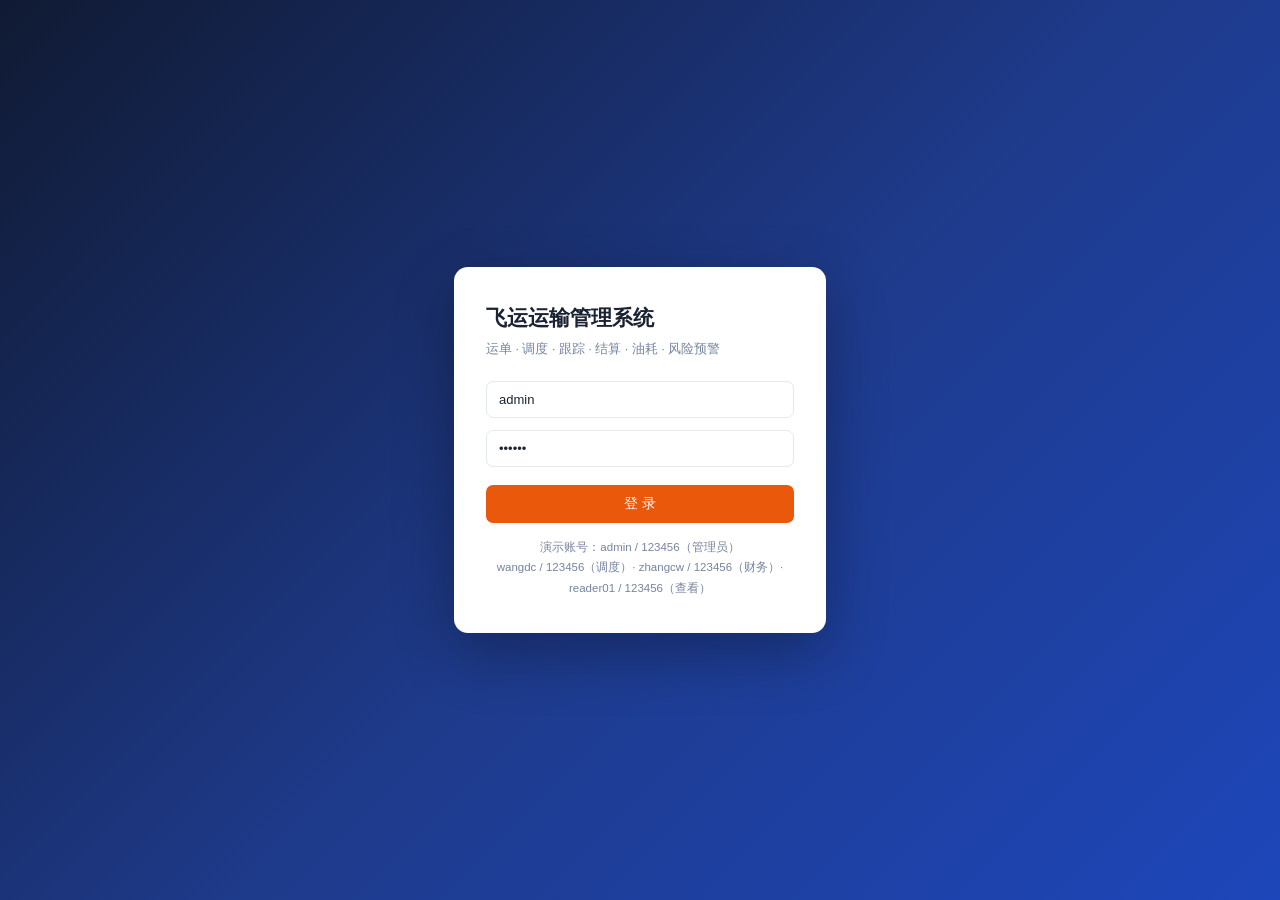
<file: frontend/index.html>
<!DOCTYPE html>
<html lang="zh-CN">
<head>
<meta charset="utf-8">
<meta name="viewport" content="width=device-width, initial-scale=1">
<title>飞运运输管理系统</title>
<link rel="icon" href="favicon.svg">
<link rel="stylesheet" href="style.css">
<script>var PREFIX = (function () {
    var p = location.pathname.replace(/\/[^/]*$/, '');
    return (p === '/' || p === '') ? '' : p;
  })();</script>
</head>
<body>
<div id="sidebar">
  <div class="brand">飞运</div>
  <div class="brand-sub">运输管理系统 v1.0</div>
  <nav id="nav"></nav>
  <div class="side-foot">
    <span id="who">—</span>
    <button class="btn sm ghost" id="btn-logout">退出</button>
  </div>
</div>
<main id="main"></main>
<div id="modal-mask" class="modal-mask hidden"><div class="modal" id="modal"></div></div>
<div id="toast" class="toast hidden"></div>
<script src="app.js"></script>
<script src="pages.js"></script>
<script>boot();</script>
</body>
</html>
</file>
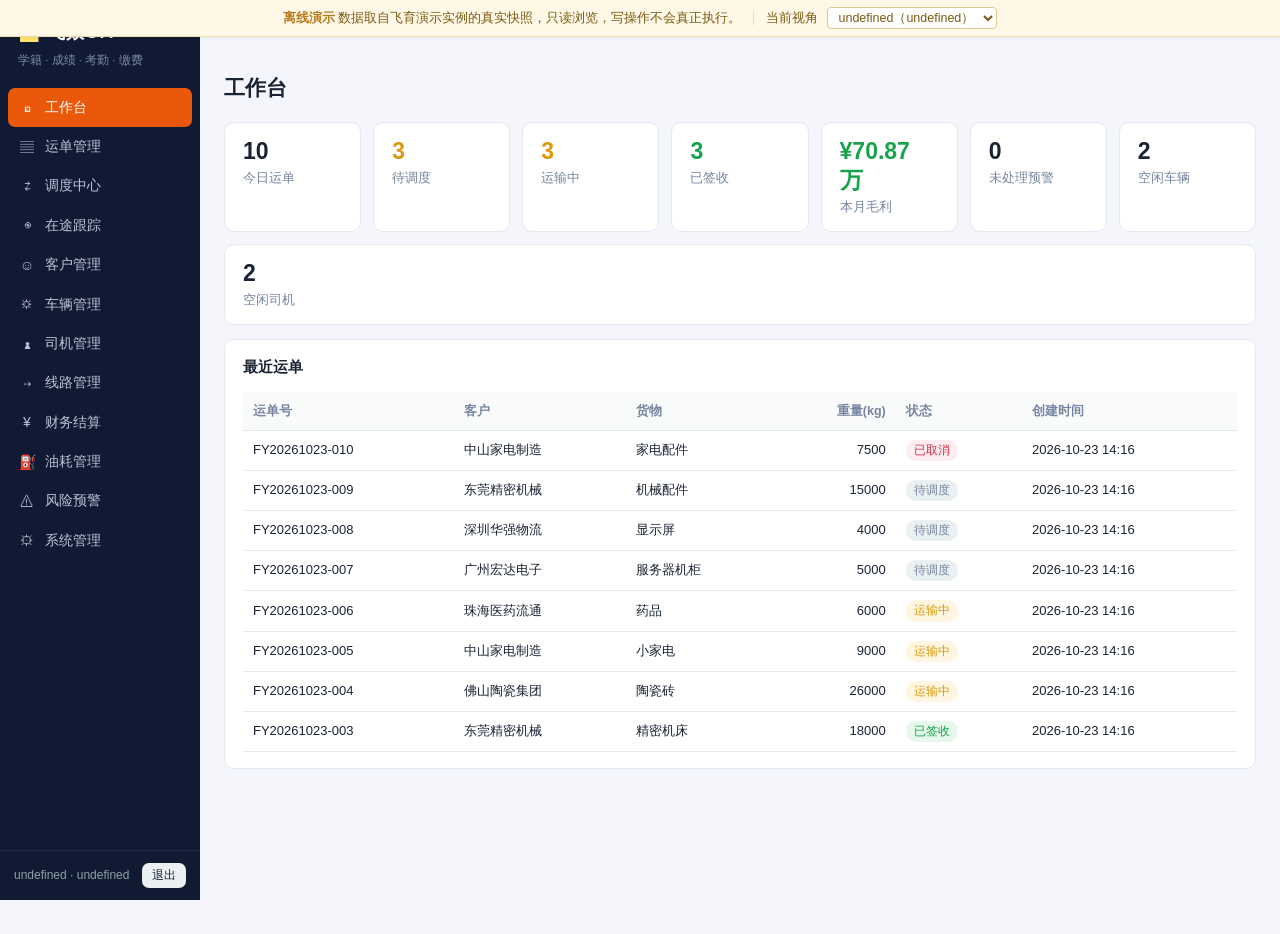
<file: demo/飞运运输管理系统Demo.html>
<!DOCTYPE html>
<html lang="zh-CN">
<head>
<meta charset="UTF-8" />
<meta name="viewport" content="width=device-width, initial-scale=1.0" />
<title>飞育教育管理系统 · 离线演示</title>
<style>
/* 飞育教育管理系统 · 样式 */
:root {
  --pri: #ea580c;
  --pri-d: #16389f;
  --bg: #f4f6fb;
  --card: #fff;
  --line: #e3e8f2;
  --txt: #1a2333;
  --sub: #7684a0;
  --ok: #16a34a;
  --warn: #d99b0b;
  --err: #cf2f4b;
  --side: #101a33;
  --side-2: #1b2b52;
}
* { box-sizing: border-box; }
html, body { margin: 0; padding: 0; }
body {
  font: 14px/1.6 -apple-system, "PingFang SC", "Microsoft YaHei", "Segoe UI", sans-serif;
  color: var(--txt);
  background: var(--bg);
  overflow-x: hidden;
}
a { color: var(--pri); text-decoration: none; }

/* ---------- 侧边栏 ---------- */
#sidebar {
  position: fixed; left: 0; top: 0; bottom: 0; width: 200px;
  background: var(--side); color: #c5cfdf; display: flex; flex-direction: column;
  z-index: 20;
}
.brand {
  padding: 18px 18px 4px; font-size: 18px; font-weight: 700; color: #fff;
  letter-spacing: 1px;
}
.brand-sub { padding: 0 18px 14px; font-size: 11.5px; color: #7d8aa5; }
#nav { flex: 1; overflow-y: auto; padding: 4px 8px; }
#nav a {
  display: flex; align-items: center; gap: 9px; padding: 8px 10px; margin: 1px 0;
  color: #b9c5da; border-radius: 7px; font-size: 13.5px; position: relative;
}
#nav a .ic { width: 18px; text-align: center; font-size: 14px; }
#nav a:hover { background: var(--side-2); color: #fff; }
#nav a.on { background: var(--pri); color: #fff; }
#nav a .badge {
  margin-left: auto; background: var(--err); color: #fff; font-size: 11px;
  min-width: 18px; height: 18px; line-height: 18px; text-align: center;
  border-radius: 9px; padding: 0 5px; font-weight: 600;
}
#nav a.on .badge { background: rgba(255,255,255,.28); }
.side-foot {
  padding: 12px 14px; border-top: 1px solid rgba(255,255,255,.08);
  font-size: 12px; display: flex; align-items: center; gap: 8px; flex-wrap: wrap;
}
.side-foot span { color: #8ba3a6; flex: 1; min-width: 80px; }

/* ---------- 主区 ---------- */
#main {
  margin-left: 200px; padding: 20px 24px 48px; min-height: 100vh;
}
h2.page { font-size: 19px; margin: 0 0 4px; font-weight: 650; }
.page-desc { color: var(--sub); font-size: 12.5px; margin-bottom: 14px; }

/* ---------- 卡片 ---------- */
.card {
  background: var(--card); border: 1px solid var(--line); border-radius: 10px;
  padding: 16px 18px; margin-bottom: 14px;
}
.card h3 {
  margin: 0 0 12px; font-size: 14.5px; font-weight: 650; display: flex;
  align-items: center; gap: 8px;
}
.card h3 .sub { font-weight: 400; font-size: 12px; color: var(--sub); margin-left: auto; }

/* ---------- KPI ---------- */
.kpis { display: flex; gap: 12px; flex-wrap: wrap; margin-bottom: 14px; }
.kpi {
  background: var(--card); border: 1px solid var(--line); border-radius: 10px;
  padding: 14px 18px; min-width: 130px; flex: 1;
}
.kpi b { display: block; font-size: 23px; font-weight: 700; line-height: 1.25; }
.kpi span { font-size: 12.5px; color: var(--sub); }
.kpi.ok b { color: var(--ok); }
.kpi.warn b { color: var(--warn); }
.kpi.err b { color: var(--err); }
.kpi.pri b { color: var(--pri); }

/* ---------- 工具条 ---------- */
.toolbar { display: flex; gap: 8px; flex-wrap: wrap; align-items: center; margin-bottom: 12px; }
.btn {
  border: 0; background: var(--pri); color: #fff; padding: 7px 14px;
  border-radius: 7px; font-size: 13px; cursor: pointer; font-family: inherit;
  transition: background .15s;
}
.btn:hover { background: var(--pri-d); }
.btn:disabled { opacity: .55; cursor: not-allowed; }
.btn.ghost { background: #eaf0f1; color: var(--txt); }
.btn.ghost:hover { background: #dfe8e9; }
.btn.danger { background: var(--err); }
.btn.ok { background: var(--ok); }
.btn.sm { padding: 4px 10px; font-size: 12px; }

input, select, textarea {
  font-family: inherit; font-size: 13px; padding: 7px 10px;
  border: 1px solid var(--line); border-radius: 7px; background: #fff;
  color: var(--txt); outline: none; max-width: 100%;
}
input:focus, select:focus, textarea:focus { border-color: var(--pri); }
textarea { resize: vertical; min-height: 84px; width: 100%; }

/* ---------- 表格 ---------- */
.tw { overflow-x: auto; }
table { width: 100%; border-collapse: collapse; font-size: 13px; }
th, td {
  text-align: left; padding: 9px 10px; border-bottom: 1px solid var(--line);
  white-space: nowrap;
}
th { color: var(--sub); font-weight: 600; font-size: 12.5px; background: #f9fbfb; }
tbody tr:hover { background: #f6faf9; }
tr.click { cursor: pointer; }
td.wrap { white-space: normal; min-width: 180px; }
td.num, th.num { text-align: right; font-variant-numeric: tabular-nums; }

.tag {
  display: inline-block; padding: 1px 8px; border-radius: 10px; font-size: 12px;
  background: #eaf0f1; color: var(--sub);
}
.tag.ok { background: #e6f7ec; color: var(--ok); }
.tag.warn { background: #fff5e0; color: var(--warn); }
.tag.err { background: #fdedf0; color: var(--err); }
.tag.pri { background: #e3f4f2; color: var(--pri); }

.empty { color: var(--sub); text-align: center; padding: 44px 12px; font-size: 13px; }

/* ---------- 表单 ---------- */
.fld { display: block; margin-bottom: 12px; }
.fld > span { display: block; font-size: 12.5px; color: var(--sub); margin-bottom: 5px; }
.fld input, .fld select, .fld textarea { width: 100%; }
.fld i { display: block; font-size: 11.5px; color: var(--sub); font-style: normal; margin-top: 3px; }
.grid2 { display: grid; grid-template-columns: 1fr 1fr; gap: 0 14px; }
.grid3 { display: grid; grid-template-columns: repeat(3, 1fr); gap: 0 14px; }

/* ---------- 进度条 ---------- */
.bar { background: #eaf0f1; border-radius: 5px; height: 9px; overflow: hidden; }
.bar i { display: block; height: 100%; background: var(--pri); border-radius: 5px; }
.bar i.warn { background: var(--warn); }
.bar i.err { background: var(--err); }
.bar i.ok { background: var(--ok); }

/* ---------- 竖向柱状图 ---------- */
.chart { display: flex; align-items: flex-end; gap: 10px; height: 190px; padding: 6px 0 0; }
.chart .col { flex: 1; display: flex; flex-direction: column; justify-content: flex-end;
  align-items: center; gap: 4px; min-width: 0; }
.chart .col .bars { display: flex; gap: 3px; align-items: flex-end; height: 150px; }
.chart .col .bars i { width: 14px; border-radius: 3px 3px 0 0; background: var(--pri);
  display: block; min-height: 2px; }
.chart .col .bars i.b2 { background: #9ecfc9; }
.chart .col .lb { font-size: 11.5px; color: var(--sub); white-space: nowrap; }
.chart .col .vv { font-size: 11px; color: var(--txt); }

/* ---------- 横向条形排行 ---------- */
.rank { display: flex; flex-direction: column; gap: 9px; }
.rank .r { display: flex; align-items: center; gap: 10px; font-size: 12.5px; }
.rank .r .n { width: 128px; overflow: hidden; text-overflow: ellipsis; white-space: nowrap; }
.rank .r .b { flex: 1; }
.rank .r .v { width: 96px; text-align: right; color: var(--sub);
  font-variant-numeric: tabular-nums; }

/* ---------- 时间线 ---------- */
.tl { position: relative; padding-left: 22px; }
.tl:before {
  content: ''; position: absolute; left: 6px; top: 6px; bottom: 6px;
  width: 2px; background: var(--line);
}
.tl-item { position: relative; padding: 0 0 16px; }
.tl-item:before {
  content: ''; position: absolute; left: -20px; top: 5px; width: 10px; height: 10px;
  border-radius: 50%; background: #fff; border: 2px solid var(--pri);
}
.tl-item.pass:before { border-color: var(--ok); }
.tl-item.reject:before { border-color: var(--err); }
.tl-item .t { font-size: 11.5px; color: var(--sub); }
.tl-item .h { font-weight: 600; font-size: 13.5px; margin: 1px 0; }
.tl-item .d { color: var(--sub); font-size: 12.5px; }

/* ---------- 风险卡片 ---------- */
.risk-list { display: flex; flex-direction: column; gap: 10px; }
.risk-item {
  background: var(--card); border: 1px solid var(--line); border-left: 3px solid var(--warn);
  border-radius: 9px; padding: 12px 16px;
}
.risk-item.lv-hi { border-left-color: var(--err); }
.risk-item.lv-mid { border-left-color: var(--warn); }
.risk-item.lv-lo { border-left-color: #9ecfc9; }
.risk-item .h { display: flex; align-items: center; gap: 8px; }
.risk-item .h b { font-size: 13.5px; }
.risk-item .d { color: var(--sub); font-size: 12.5px; margin: 4px 0 0; }

/* ---------- 税率卡 ---------- */
.rate-grid { display: grid; grid-template-columns: repeat(auto-fill, minmax(150px, 1fr)); gap: 10px; }
.rate-card {
  border: 1px solid var(--line); border-radius: 9px; padding: 12px 14px; background: #fff;
}
.rate-card b { display: block; font-size: 20px; color: var(--pri); }
.rate-card span { font-size: 12px; color: var(--sub); }

/* ---------- 弹层 ---------- */
.modal-mask {
  position: fixed; inset: 0; background: rgba(15, 28, 30, .45); z-index: 60;
  display: flex; align-items: flex-start; justify-content: center; padding: 40px 16px;
  overflow-y: auto;
}
.modal {
  background: #fff; border-radius: 12px; padding: 20px 22px; width: 520px;
  max-width: 100%; box-shadow: 0 16px 48px rgba(0,0,0,.22);
}
.modal.wide { width: 800px; }
.modal h3 { margin: 0 0 14px; font-size: 16px; }
.modal .acts { display: flex; gap: 8px; justify-content: flex-end; margin-top: 16px; }
.hidden { display: none !important; }

.toast {
  position: fixed; left: 50%; bottom: 40px; transform: translateX(-50%);
  background: #1a2333; color: #fff; padding: 10px 20px; border-radius: 8px;
  font-size: 13px; z-index: 90; box-shadow: 0 8px 24px rgba(0,0,0,.2);
  max-width: 80vw;
}

/* ---------- 结算卡 ---------- */
.settle {
  background: linear-gradient(135deg, #1d4ed8, #3b82f6); color: #fff;
  border-radius: 10px; padding: 16px 20px; margin-bottom: 14px;
}
.settle .row { display: flex; gap: 26px; flex-wrap: wrap; }
.settle .row > div b { display: block; font-size: 21px; font-weight: 700; }
.settle .row > div span { font-size: 12px; opacity: .82; }
.settle .note { margin-top: 10px; font-size: 12px; opacity: .85; }

/* ---------- 登录页 ---------- */
.login-wrap {
  min-height: 100vh; display: flex; align-items: center; justify-content: center;
  background: linear-gradient(135deg, #101a33 0%, #1e3a8a 52%, #1d4ed8 130%);
  padding: 20px;
}
.login-box {
  background: #fff; border-radius: 14px; padding: 34px 32px; width: 372px;
  max-width: 100%; box-shadow: 0 20px 60px rgba(0,0,0,.3);
}
.login-box h1 { font-size: 21px; margin: 0 0 4px; }
.login-box p { color: var(--sub); font-size: 12.5px; margin: 0 0 22px; }
.login-box input { width: 100%; margin-bottom: 12px; padding: 10px 12px; }
.login-box .btn { width: 100%; padding: 10px; font-size: 14px; margin-top: 6px; }
.hint { font-size: 11.5px; color: var(--sub); text-align: center; margin-top: 14px;
  line-height: 1.8; }

/* ---------- 移动端 ---------- */
@media (max-width: 820px) {
  #sidebar {
    position: static; width: auto; flex-direction: row; align-items: center;
    overflow-x: auto; padding: 0 8px;
  }
  .brand { padding: 10px 8px; font-size: 15px; white-space: nowrap; }
  .brand-sub { display: none; }
  #nav { display: flex; padding: 6px 0; flex: 1; }
  #nav a { white-space: nowrap; padding: 6px 10px; }
  #nav a .ic { display: none; }
  .side-foot { border: 0; padding: 6px; }
  .side-foot span { display: none; }
  #main { margin-left: 0; padding: 14px 12px 40px; }
  .grid2, .grid3 { grid-template-columns: 1fr; }
  .kpi b { font-size: 20px; }
  .chart { height: 160px; }
  .chart .col .bars { height: 120px; }
}

/* ---------- 飞育扩展 ---------- */
.sub-cell { font-size: 12px; color: var(--sub); max-width: 280px; white-space: normal; }
.rowitem { padding: 8px 4px; border-bottom: 1px dashed var(--line); display: flex; flex-wrap: wrap; align-items: baseline; gap: 8px; }
.rowitem.hot b { color: var(--err); }
.rowitem i { margin-left: auto; font-style: normal; font-size: 11.5px; color: var(--sub); }
.rowitem p { width: 100%; margin: 2px 0 0; font-size: 12.5px; color: var(--sub); }
table.week th { text-align: center; padding: 6px 4px; font-size: 12.5px; }
table.week td { border: 1px solid var(--line); padding: 3px; vertical-align: top; height: 46px; }
.slot b { display: block; font-size: 12px; color: var(--pri); }
.slot i { font-style: normal; font-size: 11px; color: var(--sub); }
.card.hot { border-color: #f3c1cb; background: #fff7f8; }
select, input[type=number] { margin-left: 6px; }


.demo-bar{position:fixed;left:0;right:0;top:0;z-index:99;background:#fff8e6;color:#7a5b12;
  border-bottom:1px solid #f0d9a8;font-size:12.5px;padding:7px 16px;text-align:center;
  box-shadow:0 1px 4px rgba(0,0,0,.06)}
.demo-bar b{color:#b8791b}
.demo-bar .who{margin-left:12px;padding-left:12px;border-left:1px solid #f0d9a8}
.demo-bar select{font-size:12.5px;padding:2px 6px;border:1px solid #e0c98f;border-radius:4px;
  background:#fff;color:#7a5b12}
body{padding-top:34px}

</style>
</head>
<body>
  <div id="sidebar">
    <div class="brand">🗂️ 飞效OA</div>
    <div class="brand-sub">学籍 · 成绩 · 考勤 · 缴费</div>
    <nav id="nav"></nav>
    <div class="side-foot">
      <span id="who"></span>
      <button id="btn-logout" class="btn ghost sm">退出</button>
    </div>
  </div>
  <main id="main"><div class="empty">加载中…</div></main>
  <div id="modal-mask" class="modal-mask hidden"><div id="modal" class="modal"></div></div>
  <div id="toast" class="toast hidden"></div>
<script>var PREFIX = '';</script>
<script>

/* ============ 离线演示运行时：拦截 fetch 改读快照 ============ */
var SNAP = {"/api/me":{"user":{"id":1,"username":"admin","name":"系统管理员","role":"admin"},"perms":["*"]},"/api/dashboard":{"today_waybills":10,"in_transit":3,"pending":3,"delivered":3,"month_profit":708740.0,"open_risks":0,"idle_vehicles":2,"idle_drivers":2,"recent_waybills":[{"id":10,"no":"FY20261023-010","customer_id":5,"route_id":4,"goods":"家电配件","weight_kg":7500.0,"volume_m3":32.0,"price_mode":"weight","quote":492750.0,"actual_km":null,"status":"cancelled","signer":null,"delivered_at":null,"remark":null,"version":1,"created_at":"2026-10-23 14:16:12","customer_name":"中山家电制造","route":{"origin":"东莞","dest":"上海","distance_km":1450.0}},{"id":9,"no":"FY20261023-009","customer_id":3,"route_id":5,"goods":"机械配件","weight_kg":15000.0,"volume_m3":55.0,"price_mode":"weight","quote":990000.0,"actual_km":null,"status":"pending","signer":null,"delivered_at":null,"remark":null,"version":1,"created_at":"2026-10-23 14:16:12","customer_name":"东莞精密机械","route":{"origin":"佛山","dest":"成都","distance_km":1650.0}},{"id":8,"no":"FY20261023-008","customer_id":2,"route_id":1,"goods":"显示屏","weight_kg":4000.0,"volume_m3":20.0,"price_mode":"weight","quote":50400.0,"actual_km":null,"status":"pending","signer":null,"delivered_at":null,"remark":null,"version":1,"created_at":"2026-10-23 14:16:12","customer_name":"深圳华强物流","route":{"origin":"广州","dest":"深圳","distance_km":140.0}},{"id":7,"no":"FY20261023-007","customer_id":1,"route_id":2,"goods":"服务器机柜","weight_kg":5000.0,"volume_m3":25.0,"price_mode":"weight","quote":181500.0,"actual_km":null,"status":"pending","signer":null,"delivered_at":null,"remark":null,"version":1,"created_at":"2026-10-23 14:16:12","customer_name":"广州宏达电子","route":{"origin":"广州","dest":"长沙","distance_km":660.0}},{"id":6,"no":"FY20261023-006","customer_id":6,"route_id":5,"goods":"药品","weight_kg":6000.0,"volume_m3":35.0,"price_mode":"volume","quote":231000.0,"actual_km":null,"status":"in_transit","signer":null,"delivered_at":null,"remark":null,"version":1,"created_at":"2026-10-23 14:16:12","dispatch":{"id":6,"waybill_id":6,"vehicle_id":5,"driver_id":6,"eta_ts":"2026-10-24 12:16:12","depart_at":"2026-10-22 20:16:12","arrive_at":null,"status":"active","created_at":"2026-10-23 14:16:12","plate":"粤C56789","driver_name":"冯天宇"},"customer_name":"珠海医药流通","route":{"origin":"佛山","dest":"成都","distance_km":1650.0}},{"id":5,"no":"FY20261023-005","customer_id":5,"route_id":6,"goods":"小家电","weight_kg":9000.0,"volume_m3":40.0,"price_mode":"weight","quote":397800.0,"actual_km":null,"status":"in_transit","signer":null,"delivered_at":null,"remark":null,"version":1,"created_at":"2026-10-23 14:16:12","dispatch":{"id":5,"waybill_id":5,"vehicle_id":1,"driver_id":3,"eta_ts":"2026-10-24 02:16:12","depart_at":"2026-10-22 23:16:12","arrive_at":null,"status":"active","created_at":"2026-10-23 14:16:12","plate":"粤A12345","driver_name":"孙为民"},"customer_name":"中山家电制造","route":{"origin":"中山","dest":"南昌","distance_km":850.0}},{"id":4,"no":"FY20261023-004","customer_id":4,"route_id":2,"goods":"陶瓷砖","weight_kg":26000.0,"volume_m3":70.0,"price_mode":"weight","quote":943800.0,"actual_km":null,"status":"in_transit","signer":null,"delivered_at":null,"remark":null,"version":1,"created_at":"2026-10-23 14:16:12","dispatch":{"id":4,"waybill_id":4,"vehicle_id":4,"driver_id":2,"eta_ts":"2026-10-23 23:16:12","depart_at":"2026-10-23 02:16:12","arrive_at":null,"status":"active","created_at":"2026-10-23 14:16:12","plate":"粤B45678","driver_name":"马志远"},"customer_name":"佛山陶瓷集团","route":{"origin":"广州","dest":"长沙","distance_km":660.0}},{"id":3,"no":"FY20261023-003","customer_id":3,"route_id":4,"goods":"精密机床","weight_kg":18000.0,"volume_m3":65.0,"price_mode":"weight","quote":1174500.0,"actual_km":1465.0,"status":"delivered","signer":"黄厂长","delivered_at":"2026-10-20 14:16:12","remark":null,"version":1,"created_at":"2026-10-23 14:16:12","customer_name":"东莞精密机械","route":{"origin":"东莞","dest":"上海","distance_km":1450.0}}]},"/api/notices":{"items":[{"id":4,"title":"油价上调提醒","content":"柴油价格上调0.15元/升，请合理安排加油。","level":"warn","created_at":"2026-10-23 14:16:12"},{"id":3,"title":"系统维护公告","content":"本周日凌晨2点系统升级，预计30分钟。","level":"info","created_at":"2026-10-23 14:16:12"},{"id":2,"title":"新增成都专线","content":"佛山-成都线路已开通，日发一班。","level":"info","created_at":"2026-10-23 14:16:12"},{"id":1,"title":"四季度安全培训通知","content":"11月5日 9:00 全体司机参加安全培训，地点：总部三楼会议室。","level":"warn","created_at":"2026-10-23 14:16:12"}],"total":4,"page":1,"size":20},"/api/policies":{"items":[{"id":1,"title":"安全驾驶制度","content":"连续驾驶不得超过4小时，每日驾驶累计不超过10小时。","created_at":"2026-10-23 14:16:12"},{"id":2,"title":"运单签收规范","content":"签收须核对运单号与货品清单，异常货损当场拍照留证。","created_at":"2026-10-23 14:16:12"},{"id":3,"title":"结算对账制度","content":"月结客户每月5日前完成上月对账，超期暂停派单。","created_at":"2026-10-23 14:16:12"},{"id":4,"title":"油耗管控制度","content":"百公里油耗超基准15%的车辆须提交书面说明。","created_at":"2026-10-23 14:16:12"}],"total":4,"page":1,"size":20},"/api/users":{"items":[{"id":1,"username":"admin","name":"系统管理员","role":"admin","status":1,"created_at":"2026-10-23 14:16:12"},{"id":2,"username":"wangdc","name":"王调度","role":"dispatcher","status":1,"created_at":"2026-10-23 14:16:12"},{"id":3,"username":"liyun","name":"李运营","role":"ops","status":1,"created_at":"2026-10-23 14:16:12"},{"id":4,"username":"zhangcw","name":"张财务","role":"finance","status":1,"created_at":"2026-10-23 14:16:12"},{"id":5,"username":"chenbd","name":"陈车队长","role":"captain","status":1,"created_at":"2026-10-23 14:16:12"},{"id":6,"username":"reader01","name":"查看账号","role":"reader","status":1,"created_at":"2026-10-23 14:16:12"}],"total":6,"page":1,"size":20},"/api/api-keys":{"items":[],"total":0,"page":1,"size":20},"/api/waybills":{"items":[{"id":10,"no":"FY20261023-010","customer_id":5,"route_id":4,"goods":"家电配件","weight_kg":7500.0,"volume_m3":32.0,"price_mode":"weight","quote":492750.0,"actual_km":null,"status":"cancelled","signer":null,"delivered_at":null,"remark":null,"version":1,"created_at":"2026-10-23 14:16:12","customer_name":"中山家电制造","route":{"origin":"东莞","dest":"上海","distance_km":1450.0}},{"id":9,"no":"FY20261023-009","customer_id":3,"route_id":5,"goods":"机械配件","weight_kg":15000.0,"volume_m3":55.0,"price_mode":"weight","quote":990000.0,"actual_km":null,"status":"pending","signer":null,"delivered_at":null,"remark":null,"version":1,"created_at":"2026-10-23 14:16:12","customer_name":"东莞精密机械","route":{"origin":"佛山","dest":"成都","distance_km":1650.0}},{"id":8,"no":"FY20261023-008","customer_id":2,"route_id":1,"goods":"显示屏","weight_kg":4000.0,"volume_m3":20.0,"price_mode":"weight","quote":50400.0,"actual_km":null,"status":"pending","signer":null,"delivered_at":null,"remark":null,"version":1,"created_at":"2026-10-23 14:16:12","customer_name":"深圳华强物流","route":{"origin":"广州","dest":"深圳","distance_km":140.0}},{"id":7,"no":"FY20261023-007","customer_id":1,"route_id":2,"goods":"服务器机柜","weight_kg":5000.0,"volume_m3":25.0,"price_mode":"weight","quote":181500.0,"actual_km":null,"status":"pending","signer":null,"delivered_at":null,"remark":null,"version":1,"created_at":"2026-10-23 14:16:12","customer_name":"广州宏达电子","route":{"origin":"广州","dest":"长沙","distance_km":660.0}},{"id":6,"no":"FY20261023-006","customer_id":6,"route_id":5,"goods":"药品","weight_kg":6000.0,"volume_m3":35.0,"price_mode":"volume","quote":231000.0,"actual_km":null,"status":"in_transit","signer":null,"delivered_at":null,"remark":null,"version":1,"created_at":"2026-10-23 14:16:12","dispatch":{"id":6,"waybill_id":6,"vehicle_id":5,"driver_id":6,"eta_ts":"2026-10-24 12:16:12","depart_at":"2026-10-22 20:16:12","arrive_at":null,"status":"active","created_at":"2026-10-23 14:16:12","plate":"粤C56789","driver_name":"冯天宇"},"customer_name":"珠海医药流通","route":{"origin":"佛山","dest":"成都","distance_km":1650.0}},{"id":5,"no":"FY20261023-005","customer_id":5,"route_id":6,"goods":"小家电","weight_kg":9000.0,"volume_m3":40.0,"price_mode":"weight","quote":397800.0,"actual_km":null,"status":"in_transit","signer":null,"delivered_at":null,"remark":null,"version":1,"created_at":"2026-10-23 14:16:12","dispatch":{"id":5,"waybill_id":5,"vehicle_id":1,"driver_id":3,"eta_ts":"2026-10-24 02:16:12","depart_at":"2026-10-22 23:16:12","arrive_at":null,"status":"active","created_at":"2026-10-23 14:16:12","plate":"粤A12345","driver_name":"孙为民"},"customer_name":"中山家电制造","route":{"origin":"中山","dest":"南昌","distance_km":850.0}},{"id":4,"no":"FY20261023-004","customer_id":4,"route_id":2,"goods":"陶瓷砖","weight_kg":26000.0,"volume_m3":70.0,"price_mode":"weight","quote":943800.0,"actual_km":null,"status":"in_transit","signer":null,"delivered_at":null,"remark":null,"version":1,"created_at":"2026-10-23 14:16:12","dispatch":{"id":4,"waybill_id":4,"vehicle_id":4,"driver_id":2,"eta_ts":"2026-10-23 23:16:12","depart_at":"2026-10-23 02:16:12","arrive_at":null,"status":"active","created_at":"2026-10-23 14:16:12","plate":"粤B45678","driver_name":"马志远"},"customer_name":"佛山陶瓷集团","route":{"origin":"广州","dest":"长沙","distance_km":660.0}},{"id":3,"no":"FY20261023-003","customer_id":3,"route_id":4,"goods":"精密机床","weight_kg":18000.0,"volume_m3":65.0,"price_mode":"weight","quote":1174500.0,"actual_km":1465.0,"status":"delivered","signer":"黄厂长","delivered_at":"2026-10-20 14:16:12","remark":null,"version":1,"created_at":"2026-10-23 14:16:12","customer_name":"东莞精密机械","route":{"origin":"东莞","dest":"上海","distance_km":1450.0}},{"id":2,"no":"FY20261023-002","customer_id":2,"route_id":3,"goods":"日用品","weight_kg":12000.0,"volume_m3":50.0,"price_mode":"weight","quote":604800.0,"actual_km":1060.0,"status":"delivered","signer":"林总","delivered_at":"2026-10-21 14:16:12","remark":null,"version":1,"created_at":"2026-10-23 14:16:12","customer_name":"深圳华强物流","route":{"origin":"深圳","dest":"武汉","distance_km":1050.0}},{"id":1,"no":"FY20261023-001","customer_id":1,"route_id":1,"goods":"电子元器件","weight_kg":3000.0,"volume_m3":15.0,"price_mode":"weight","quote":37800.0,"actual_km":142.0,"status":"delivered","signer":"陈经理","delivered_at":"2026-10-22 14:16:12","remark":null,"version":1,"created_at":"2026-10-23 14:16:12","customer_name":"广州宏达电子","route":{"origin":"广州","dest":"深圳","distance_km":140.0}}],"total":10,"page":1,"size":20},"/api/waybills?status=in_transit":{"items":[{"id":6,"no":"FY20261023-006","customer_id":6,"route_id":5,"goods":"药品","weight_kg":6000.0,"volume_m3":35.0,"price_mode":"volume","quote":231000.0,"actual_km":null,"status":"in_transit","signer":null,"delivered_at":null,"remark":null,"version":1,"created_at":"2026-10-23 14:16:12","dispatch":{"id":6,"waybill_id":6,"vehicle_id":5,"driver_id":6,"eta_ts":"2026-10-24 12:16:12","depart_at":"2026-10-22 20:16:12","arrive_at":null,"status":"active","created_at":"2026-10-23 14:16:12","plate":"粤C56789","driver_name":"冯天宇"},"customer_name":"珠海医药流通","route":{"origin":"佛山","dest":"成都","distance_km":1650.0}},{"id":5,"no":"FY20261023-005","customer_id":5,"route_id":6,"goods":"小家电","weight_kg":9000.0,"volume_m3":40.0,"price_mode":"weight","quote":397800.0,"actual_km":null,"status":"in_transit","signer":null,"delivered_at":null,"remark":null,"version":1,"created_at":"2026-10-23 14:16:12","dispatch":{"id":5,"waybill_id":5,"vehicle_id":1,"driver_id":3,"eta_ts":"2026-10-24 02:16:12","depart_at":"2026-10-22 23:16:12","arrive_at":null,"status":"active","created_at":"2026-10-23 14:16:12","plate":"粤A12345","driver_name":"孙为民"},"customer_name":"中山家电制造","route":{"origin":"中山","dest":"南昌","distance_km":850.0}},{"id":4,"no":"FY20261023-004","customer_id":4,"route_id":2,"goods":"陶瓷砖","weight_kg":26000.0,"volume_m3":70.0,"price_mode":"weight","quote":943800.0,"actual_km":null,"status":"in_transit","signer":null,"delivered_at":null,"remark":null,"version":1,"created_at":"2026-10-23 14:16:12","dispatch":{"id":4,"waybill_id":4,"vehicle_id":4,"driver_id":2,"eta_ts":"2026-10-23 23:16:12","depart_at":"2026-10-23 02:16:12","arrive_at":null,"status":"active","created_at":"2026-10-23 14:16:12","plate":"粤B45678","driver_name":"马志远"},"customer_name":"佛山陶瓷集团","route":{"origin":"广州","dest":"长沙","distance_km":660.0}}],"total":3,"page":1,"size":20},"/api/waybills?status=pending":{"items":[{"id":9,"no":"FY20261023-009","customer_id":3,"route_id":5,"goods":"机械配件","weight_kg":15000.0,"volume_m3":55.0,"price_mode":"weight","quote":990000.0,"actual_km":null,"status":"pending","signer":null,"delivered_at":null,"remark":null,"version":1,"created_at":"2026-10-23 14:16:12","customer_name":"东莞精密机械","route":{"origin":"佛山","dest":"成都","distance_km":1650.0}},{"id":8,"no":"FY20261023-008","customer_id":2,"route_id":1,"goods":"显示屏","weight_kg":4000.0,"volume_m3":20.0,"price_mode":"weight","quote":50400.0,"actual_km":null,"status":"pending","signer":null,"delivered_at":null,"remark":null,"version":1,"created_at":"2026-10-23 14:16:12","customer_name":"深圳华强物流","route":{"origin":"广州","dest":"深圳","distance_km":140.0}},{"id":7,"no":"FY20261023-007","customer_id":1,"route_id":2,"goods":"服务器机柜","weight_kg":5000.0,"volume_m3":25.0,"price_mode":"weight","quote":181500.0,"actual_km":null,"status":"pending","signer":null,"delivered_at":null,"remark":null,"version":1,"created_at":"2026-10-23 14:16:12","customer_name":"广州宏达电子","route":{"origin":"广州","dest":"长沙","distance_km":660.0}}],"total":3,"page":1,"size":20},"/api/waybills?status=delivered":{"items":[{"id":3,"no":"FY20261023-003","customer_id":3,"route_id":4,"goods":"精密机床","weight_kg":18000.0,"volume_m3":65.0,"price_mode":"weight","quote":1174500.0,"actual_km":1465.0,"status":"delivered","signer":"黄厂长","delivered_at":"2026-10-20 14:16:12","remark":null,"version":1,"created_at":"2026-10-23 14:16:12","customer_name":"东莞精密机械","route":{"origin":"东莞","dest":"上海","distance_km":1450.0}},{"id":2,"no":"FY20261023-002","customer_id":2,"route_id":3,"goods":"日用品","weight_kg":12000.0,"volume_m3":50.0,"price_mode":"weight","quote":604800.0,"actual_km":1060.0,"status":"delivered","signer":"林总","delivered_at":"2026-10-21 14:16:12","remark":null,"version":1,"created_at":"2026-10-23 14:16:12","customer_name":"深圳华强物流","route":{"origin":"深圳","dest":"武汉","distance_km":1050.0}},{"id":1,"no":"FY20261023-001","customer_id":1,"route_id":1,"goods":"电子元器件","weight_kg":3000.0,"volume_m3":15.0,"price_mode":"weight","quote":37800.0,"actual_km":142.0,"status":"delivered","signer":"陈经理","delivered_at":"2026-10-22 14:16:12","remark":null,"version":1,"created_at":"2026-10-23 14:16:12","customer_name":"广州宏达电子","route":{"origin":"广州","dest":"深圳","distance_km":140.0}}],"total":3,"page":1,"size":20},"/api/waybills/1":{"id":1,"no":"FY20261023-001","customer_id":1,"route_id":1,"goods":"电子元器件","weight_kg":3000.0,"volume_m3":15.0,"price_mode":"weight","quote":37800.0,"actual_km":142.0,"status":"delivered","signer":"陈经理","delivered_at":"2026-10-22 14:16:12","remark":null,"version":1,"created_at":"2026-10-23 14:16:12","customer_name":"广州宏达电子","route":{"origin":"广州","dest":"深圳","distance_km":140.0}},"/api/waybills/1/trackings":{"items":[{"id":1,"waybill_id":1,"ts":"2026-10-22 14:16:12","lng":113.2,"lat":23.1,"location":"途经点1","event":"发车","version":1,"created_at":"2026-10-23 14:16:12"},{"id":2,"waybill_id":1,"ts":"2026-10-22 16:16:12","lng":113.60000000000001,"lat":23.400000000000002,"location":"途经点2","event":"在途","version":1,"created_at":"2026-10-23 14:16:12"},{"id":3,"waybill_id":1,"ts":"2026-10-22 18:16:12","lng":114.0,"lat":23.700000000000003,"location":"途经点3","event":"到达","version":1,"created_at":"2026-10-23 14:16:12"}],"total":3,"page":1,"size":20},"/api/dispatches":{"items":[{"id":6,"waybill_id":6,"vehicle_id":5,"driver_id":6,"eta_ts":"2026-10-24 12:16:12","depart_at":"2026-10-22 20:16:12","arrive_at":null,"status":"active","created_at":"2026-10-23 14:16:12","waybill_no":"FY20261023-006","wb_status":"in_transit","plate":"粤C56789","driver_name":"冯天宇"},{"id":5,"waybill_id":5,"vehicle_id":1,"driver_id":3,"eta_ts":"2026-10-24 02:16:12","depart_at":"2026-10-22 23:16:12","arrive_at":null,"status":"active","created_at":"2026-10-23 14:16:12","waybill_no":"FY20261023-005","wb_status":"in_transit","plate":"粤A12345","driver_name":"孙为民"},{"id":4,"waybill_id":4,"vehicle_id":4,"driver_id":2,"eta_ts":"2026-10-23 23:16:12","depart_at":"2026-10-23 02:16:12","arrive_at":null,"status":"active","created_at":"2026-10-23 14:16:12","waybill_no":"FY20261023-004","wb_status":"in_transit","plate":"粤B45678","driver_name":"马志远"},{"id":3,"waybill_id":3,"vehicle_id":4,"driver_id":4,"eta_ts":"2026-10-21 08:16:12","depart_at":"2026-10-20 14:16:12","arrive_at":"2026-10-21 08:16:12","status":"done","created_at":"2026-10-23 14:16:12","waybill_no":"FY20261023-003","wb_status":"delivered","plate":"粤B45678","driver_name":"何建业"},{"id":2,"waybill_id":2,"vehicle_id":3,"driver_id":3,"eta_ts":"2026-10-22 04:16:12","depart_at":"2026-10-21 14:16:12","arrive_at":"2026-10-22 04:16:12","status":"done","created_at":"2026-10-23 14:16:12","waybill_no":"FY20261023-002","wb_status":"delivered","plate":"粤B34567","driver_name":"孙为民"},{"id":1,"waybill_id":1,"vehicle_id":2,"driver_id":2,"eta_ts":"2026-10-22 17:16:12","depart_at":"2026-10-22 14:16:12","arrive_at":"2026-10-22 17:16:12","status":"done","created_at":"2026-10-23 14:16:12","waybill_no":"FY20261023-001","wb_status":"delivered","plate":"粤A23456","driver_name":"马志远"}],"total":6,"page":1,"size":20},"/api/dispatches?status=active":{"items":[{"id":6,"waybill_id":6,"vehicle_id":5,"driver_id":6,"eta_ts":"2026-10-24 12:16:12","depart_at":"2026-10-22 20:16:12","arrive_at":null,"status":"active","created_at":"2026-10-23 14:16:12","waybill_no":"FY20261023-006","wb_status":"in_transit","plate":"粤C56789","driver_name":"冯天宇"},{"id":5,"waybill_id":5,"vehicle_id":1,"driver_id":3,"eta_ts":"2026-10-24 02:16:12","depart_at":"2026-10-22 23:16:12","arrive_at":null,"status":"active","created_at":"2026-10-23 14:16:12","waybill_no":"FY20261023-005","wb_status":"in_transit","plate":"粤A12345","driver_name":"孙为民"},{"id":4,"waybill_id":4,"vehicle_id":4,"driver_id":2,"eta_ts":"2026-10-23 23:16:12","depart_at":"2026-10-23 02:16:12","arrive_at":null,"status":"active","created_at":"2026-10-23 14:16:12","waybill_no":"FY20261023-004","wb_status":"in_transit","plate":"粤B45678","driver_name":"马志远"}],"total":3,"page":1,"size":20},"/api/dispatches/1":{"id":1,"waybill_id":1,"vehicle_id":2,"driver_id":2,"eta_ts":"2026-10-22 17:16:12","depart_at":"2026-10-22 14:16:12","arrive_at":"2026-10-22 17:16:12","status":"done","created_at":"2026-10-23 14:16:12"},"/api/trackings":{"items":[{"id":11,"waybill_id":4,"ts":"2026-10-23 03:16:12","lng":113.5,"lat":23.2,"location":"在途2","event":"在途","version":1,"created_at":"2026-10-23 14:16:12","waybill_no":"FY20261023-004"},{"id":10,"waybill_id":4,"ts":"2026-10-23 02:16:12","lng":113.0,"lat":22.8,"location":"在途1","event":"发车","version":1,"created_at":"2026-10-23 14:16:12","waybill_no":"FY20261023-004"},{"id":13,"waybill_id":5,"ts":"2026-10-23 00:16:12","lng":113.5,"lat":23.2,"location":"在途2","event":"在途","version":1,"created_at":"2026-10-23 14:16:12","waybill_no":"FY20261023-005"},{"id":12,"waybill_id":5,"ts":"2026-10-22 23:16:12","lng":113.0,"lat":22.8,"location":"在途1","event":"发车","version":1,"created_at":"2026-10-23 14:16:12","waybill_no":"FY20261023-005"},{"id":15,"waybill_id":6,"ts":"2026-10-22 21:16:12","lng":113.5,"lat":23.2,"location":"在途2","event":"在途","version":1,"created_at":"2026-10-23 14:16:12","waybill_no":"FY20261023-006"},{"id":14,"waybill_id":6,"ts":"2026-10-22 20:16:12","lng":113.0,"lat":22.8,"location":"在途1","event":"发车","version":1,"created_at":"2026-10-23 14:16:12","waybill_no":"FY20261023-006"},{"id":3,"waybill_id":1,"ts":"2026-10-22 18:16:12","lng":114.0,"lat":23.700000000000003,"location":"途经点3","event":"到达","version":1,"created_at":"2026-10-23 14:16:12","waybill_no":"FY20261023-001"},{"id":2,"waybill_id":1,"ts":"2026-10-22 16:16:12","lng":113.60000000000001,"lat":23.400000000000002,"location":"途经点2","event":"在途","version":1,"created_at":"2026-10-23 14:16:12","waybill_no":"FY20261023-001"},{"id":1,"waybill_id":1,"ts":"2026-10-22 14:16:12","lng":113.2,"lat":23.1,"location":"途经点1","event":"发车","version":1,"created_at":"2026-10-23 14:16:12","waybill_no":"FY20261023-001"},{"id":6,"waybill_id":2,"ts":"2026-10-21 18:16:12","lng":114.0,"lat":23.700000000000003,"location":"途经点3","event":"到达","version":1,"created_at":"2026-10-23 14:16:12","waybill_no":"FY20261023-002"},{"id":5,"waybill_id":2,"ts":"2026-10-21 16:16:12","lng":113.60000000000001,"lat":23.400000000000002,"location":"途经点2","event":"在途","version":1,"created_at":"2026-10-23 14:16:12","waybill_no":"FY20261023-002"},{"id":4,"waybill_id":2,"ts":"2026-10-21 14:16:12","lng":113.2,"lat":23.1,"location":"途经点1","event":"发车","version":1,"created_at":"2026-10-23 14:16:12","waybill_no":"FY20261023-002"},{"id":9,"waybill_id":3,"ts":"2026-10-20 18:16:12","lng":114.0,"lat":23.700000000000003,"location":"途经点3","event":"到达","version":1,"created_at":"2026-10-23 14:16:12","waybill_no":"FY20261023-003"},{"id":8,"waybill_id":3,"ts":"2026-10-20 16:16:12","lng":113.60000000000001,"lat":23.400000000000002,"location":"途经点2","event":"在途","version":1,"created_at":"2026-10-23 14:16:12","waybill_no":"FY20261023-003"},{"id":7,"waybill_id":3,"ts":"2026-10-20 14:16:12","lng":113.2,"lat":23.1,"location":"途经点1","event":"发车","version":1,"created_at":"2026-10-23 14:16:12","waybill_no":"FY20261023-003"}],"total":15,"page":1,"size":20},"/api/trackings?waybill_no=FY20261023-004":{"items":[{"id":11,"waybill_id":4,"ts":"2026-10-23 03:16:12","lng":113.5,"lat":23.2,"location":"在途2","event":"在途","version":1,"created_at":"2026-10-23 14:16:12","waybill_no":"FY20261023-004"},{"id":10,"waybill_id":4,"ts":"2026-10-23 02:16:12","lng":113.0,"lat":22.8,"location":"在途1","event":"发车","version":1,"created_at":"2026-10-23 14:16:12","waybill_no":"FY20261023-004"}],"total":2,"page":1,"size":20},"/api/customers":{"items":[{"id":1,"code":"C001","name":"广州宏达电子","contact":"陈经理","phone":"13800001001","address":"广州市黄埔区科学城","settle_type":"monthly","credit_limit":500000.0,"status":1,"created_at":"2026-10-23 14:16:12","overdue":0},{"id":2,"code":"C002","name":"深圳华强物流","contact":"林总","phone":"13800001002","address":"深圳市宝安区西乡","settle_type":"monthly","credit_limit":800000.0,"status":1,"created_at":"2026-10-23 14:16:12","overdue":0},{"id":3,"code":"C003","name":"东莞精密机械","contact":"黄厂长","phone":"13800001003","address":"东莞市长安镇","settle_type":"monthly","credit_limit":300000.0,"status":1,"created_at":"2026-10-23 14:16:12","overdue":0},{"id":4,"code":"C004","name":"佛山陶瓷集团","contact":"周主管","phone":"13800001004","address":"佛山市禅城区","settle_type":"cash","credit_limit":100000.0,"status":1,"created_at":"2026-10-23 14:16:12","overdue":0},{"id":5,"code":"C005","name":"中山家电制造","contact":"吴经理","phone":"13800001005","address":"中山市小榄镇","settle_type":"monthly","credit_limit":200000.0,"status":1,"created_at":"2026-10-23 14:16:12","overdue":0},{"id":6,"code":"C006","name":"珠海医药流通","contact":"赵经理","phone":"13800001006","address":"珠海市香洲区","settle_type":"monthly","credit_limit":400000.0,"status":1,"created_at":"2026-10-23 14:16:12","overdue":0}],"total":6,"page":1,"size":20},"/api/customers/1":{"id":1,"code":"C001","name":"广州宏达电子","contact":"陈经理","phone":"13800001001","address":"广州市黄埔区科学城","settle_type":"monthly","credit_limit":500000.0,"status":1,"created_at":"2026-10-23 14:16:12","waybill_count":2},"/api/customers/1/waybills":{"items":[{"id":7,"no":"FY20261023-007","customer_id":1,"route_id":2,"goods":"服务器机柜","weight_kg":5000.0,"volume_m3":25.0,"price_mode":"weight","quote":181500.0,"actual_km":null,"status":"pending","signer":null,"delivered_at":null,"remark":null,"version":1,"created_at":"2026-10-23 14:16:12"},{"id":1,"no":"FY20261023-001","customer_id":1,"route_id":1,"goods":"电子元器件","weight_kg":3000.0,"volume_m3":15.0,"price_mode":"weight","quote":37800.0,"actual_km":142.0,"status":"delivered","signer":"陈经理","delivered_at":"2026-10-22 14:16:12","remark":null,"version":1,"created_at":"2026-10-23 14:16:12"}],"total":2,"page":1,"size":20},"/api/customers/1/balance":{"credit_limit":500000.0,"open_revenue":0,"usage_ratio":0.0},"/api/vehicles":{"items":[{"id":1,"plate":"粤A12345","vtype":"4.2m厢式","cap_weight":2000.0,"cap_volume":18.0,"status":"in_transit","odometer":185000.0,"next_maint":"2026-11-10","insurance_exp":"2027-03-15","created_at":"2026-10-23 14:16:12"},{"id":2,"plate":"粤A23456","vtype":"6.8m高栏","cap_weight":8000.0,"cap_volume":45.0,"status":"idle","odometer":320000.0,"next_maint":"2026-11-05","insurance_exp":"2027-01-20","created_at":"2026-10-23 14:16:12"},{"id":3,"plate":"粤B34567","vtype":"9.6m厢式","cap_weight":15000.0,"cap_volume":60.0,"status":"idle","odometer":450000.0,"next_maint":"2026-10-28","insurance_exp":"2026-11-25","created_at":"2026-10-23 14:16:12"},{"id":4,"plate":"粤B45678","vtype":"13m半挂","cap_weight":30000.0,"cap_volume":80.0,"status":"in_transit","odometer":620000.0,"next_maint":"2026-12-01","insurance_exp":"2027-05-10","created_at":"2026-10-23 14:16:12"},{"id":5,"plate":"粤C56789","vtype":"17.5m半挂","cap_weight":35000.0,"cap_volume":120.0,"status":"in_transit","odometer":780000.0,"next_maint":"2026-11-18","insurance_exp":"2027-02-28","created_at":"2026-10-23 14:16:12"},{"id":6,"plate":"粤C67890","vtype":"9.6m冷藏","cap_weight":12000.0,"cap_volume":55.0,"status":"maintenance","odometer":290000.0,"next_maint":"2026-10-25","insurance_exp":"2026-12-12","created_at":"2026-10-23 14:16:12"}],"total":6,"page":1,"size":20},"/api/vehicles?status=idle":{"items":[{"id":2,"plate":"粤A23456","vtype":"6.8m高栏","cap_weight":8000.0,"cap_volume":45.0,"status":"idle","odometer":320000.0,"next_maint":"2026-11-05","insurance_exp":"2027-01-20","created_at":"2026-10-23 14:16:12"},{"id":3,"plate":"粤B34567","vtype":"9.6m厢式","cap_weight":15000.0,"cap_volume":60.0,"status":"idle","odometer":450000.0,"next_maint":"2026-10-28","insurance_exp":"2026-11-25","created_at":"2026-10-23 14:16:12"}],"total":2,"page":1,"size":20},"/api/vehicles/1":{"id":1,"plate":"粤A12345","vtype":"4.2m厢式","cap_weight":2000.0,"cap_volume":18.0,"status":"in_transit","odometer":185000.0,"next_maint":"2026-11-10","insurance_exp":"2027-03-15","created_at":"2026-10-23 14:16:12"},"/api/vehicles/1/fuel":{"items":[{"id":2,"vehicle_id":1,"date":"2026-10-23","liters":165.0,"price":7.9,"amount":1303.5,"odometer":185900.0,"version":1,"created_at":"2026-10-23 14:16:12"},{"id":1,"vehicle_id":1,"date":"2026-10-20","liters":180.0,"price":7.85,"amount":1413.0,"odometer":185200.0,"version":1,"created_at":"2026-10-23 14:16:12"}],"total":2,"page":1,"size":20},"/api/vehicles/1/stats":{"trips":0,"avg_fuel_per_100km":23.57},"/api/drivers":{"items":[{"id":1,"name":"刘强国","phone":"13900002001","license_no":"440101199001011234","license_type":"A2","license_exp":"2027-06-30","status":"idle","total_trips":0,"total_km":0.0,"created_at":"2026-10-23 14:16:12"},{"id":2,"name":"马志远","phone":"13900002002","license_no":"440101199102022345","license_type":"A2","license_exp":"2027-03-15","status":"in_transit","total_trips":0,"total_km":0.0,"created_at":"2026-10-23 14:16:12"},{"id":3,"name":"孙为民","phone":"13900002003","license_no":"440101199203033456","license_type":"B2","license_exp":"2026-11-10","status":"in_transit","total_trips":0,"total_km":0.0,"created_at":"2026-10-23 14:16:12"},{"id":4,"name":"何建业","phone":"13900002004","license_no":"440101199304044567","license_type":"A2","license_exp":"2026-11-20","status":"idle","total_trips":0,"total_km":0.0,"created_at":"2026-10-23 14:16:12"},{"id":5,"name":"郑海涛","phone":"13900002005","license_no":"440101199505055678","license_type":"B2","license_exp":"2027-08-01","status":"rest","total_trips":0,"total_km":0.0,"created_at":"2026-10-23 14:16:12"},{"id":6,"name":"冯天宇","phone":"13900002006","license_no":"440101199606066789","license_type":"A2","license_exp":"2027-01-31","status":"in_transit","total_trips":0,"total_km":0.0,"created_at":"2026-10-23 14:16:12"}],"total":6,"page":1,"size":20},"/api/drivers/1":{"id":1,"name":"刘强国","phone":"13900002001","license_no":"440101199001011234","license_type":"A2","license_exp":"2027-06-30","status":"idle","total_trips":0,"total_km":0.0,"created_at":"2026-10-23 14:16:12"},"/api/drivers/1/stats":{"trips":0,"ontime":0,"ontime_rate":null},"/api/routes":{"items":[{"id":1,"origin":"广州","dest":"深圳","distance_km":140.0,"hours":3.0,"base_rate":90.0,"status":1,"created_at":"2026-10-23 14:16:12"},{"id":2,"origin":"广州","dest":"长沙","distance_km":660.0,"hours":9.0,"base_rate":55.0,"status":1,"created_at":"2026-10-23 14:16:12"},{"id":3,"origin":"深圳","dest":"武汉","distance_km":1050.0,"hours":14.0,"base_rate":48.0,"status":1,"created_at":"2026-10-23 14:16:12"},{"id":4,"origin":"东莞","dest":"上海","distance_km":1450.0,"hours":18.0,"base_rate":45.0,"status":1,"created_at":"2026-10-23 14:16:12"},{"id":5,"origin":"佛山","dest":"成都","distance_km":1650.0,"hours":22.0,"base_rate":42.0,"status":1,"created_at":"2026-10-23 14:16:12"},{"id":6,"origin":"中山","dest":"南昌","distance_km":850.0,"hours":12.0,"base_rate":52.0,"status":1,"created_at":"2026-10-23 14:16:12"}],"total":6,"page":1,"size":20},"/api/settlements":{"items":[{"id":3,"waybill_id":3,"revenue":1174500.0,"fuel":20500.0,"tolls":2900.0,"other":800.0,"driver_pay":690180.0,"profit":460120.0,"status":"open","version":1,"created_at":"2026-10-23 14:16:12","waybill_no":"FY20261023-003"},{"id":2,"waybill_id":2,"revenue":604800.0,"fuel":15800.0,"tolls":2100.0,"other":500.0,"driver_pay":351840.0,"profit":234560.0,"status":"closed","version":1,"created_at":"2026-10-23 14:16:12","waybill_no":"FY20261023-002"},{"id":1,"waybill_id":1,"revenue":37800.0,"fuel":2100.0,"tolls":450.0,"other":100.0,"driver_pay":21090.0,"profit":14060.0,"status":"closed","version":1,"created_at":"2026-10-23 14:16:12","waybill_no":"FY20261023-001"}],"total":3,"page":1,"size":20},"/api/settlements?status=open":{"items":[{"id":3,"waybill_id":3,"revenue":1174500.0,"fuel":20500.0,"tolls":2900.0,"other":800.0,"driver_pay":690180.0,"profit":460120.0,"status":"open","version":1,"created_at":"2026-10-23 14:16:12","waybill_no":"FY20261023-003"}],"total":1,"page":1,"size":20},"/api/settlements?status=closed":{"items":[{"id":2,"waybill_id":2,"revenue":604800.0,"fuel":15800.0,"tolls":2100.0,"other":500.0,"driver_pay":351840.0,"profit":234560.0,"status":"closed","version":1,"created_at":"2026-10-23 14:16:12","waybill_no":"FY20261023-002"},{"id":1,"waybill_id":1,"revenue":37800.0,"fuel":2100.0,"tolls":450.0,"other":100.0,"driver_pay":21090.0,"profit":14060.0,"status":"closed","version":1,"created_at":"2026-10-23 14:16:12","waybill_no":"FY20261023-001"}],"total":2,"page":1,"size":20},"/api/settlements/1":{"id":1,"waybill_id":1,"revenue":37800.0,"fuel":2100.0,"tolls":450.0,"other":100.0,"driver_pay":21090.0,"profit":14060.0,"status":"closed","version":1,"created_at":"2026-10-23 14:16:12","waybill_no":"FY20261023-001"},"/api/settlements/summary":{"open_receivable":1174500.0,"open_payable":714380.0,"total_profit":708740.0,"closed_ratio":0.667},"/api/fuel":{"items":[{"id":2,"vehicle_id":1,"date":"2026-10-23","liters":165.0,"price":7.9,"amount":1303.5,"odometer":185900.0,"version":1,"created_at":"2026-10-23 14:16:12","plate":"粤A12345"},{"id":5,"vehicle_id":4,"date":"2026-10-23","liters":380.0,"price":7.88,"amount":2994.4,"odometer":619800.0,"version":1,"created_at":"2026-10-23 14:16:12","plate":"粤B45678"},{"id":4,"vehicle_id":3,"date":"2026-10-22","liters":310.0,"price":7.88,"amount":2442.8,"odometer":451500.0,"version":1,"created_at":"2026-10-23 14:16:12","plate":"粤B34567"},{"id":3,"vehicle_id":2,"date":"2026-10-21","liters":240.0,"price":7.85,"amount":1884.0,"odometer":321000.0,"version":1,"created_at":"2026-10-23 14:16:12","plate":"粤A23456"},{"id":1,"vehicle_id":1,"date":"2026-10-20","liters":180.0,"price":7.85,"amount":1413.0,"odometer":185200.0,"version":1,"created_at":"2026-10-23 14:16:12","plate":"粤A12345"},{"id":6,"vehicle_id":5,"date":"2026-10-19","liters":330.0,"price":7.9,"amount":2607.0,"odometer":779200.0,"version":1,"created_at":"2026-10-23 14:16:12","plate":"粤C56789"}],"total":6,"page":1,"size":20},"/api/fuel?vehicle_id=1":{"items":[{"id":2,"vehicle_id":1,"date":"2026-10-23","liters":165.0,"price":7.9,"amount":1303.5,"odometer":185900.0,"version":1,"created_at":"2026-10-23 14:16:12","plate":"粤A12345"},{"id":1,"vehicle_id":1,"date":"2026-10-20","liters":180.0,"price":7.85,"amount":1413.0,"odometer":185200.0,"version":1,"created_at":"2026-10-23 14:16:12","plate":"粤A12345"}],"total":2,"page":1,"size":20},"/api/risks":{"items":[],"total":0,"page":1,"size":20},"/api/risks?status=open":{"items":[],"total":0,"page":1,"size":20},"/api/stats/waybills?days=30":{"days":30,"items":[{"date":"2026-09-24","count":0},{"date":"2026-09-25","count":0},{"date":"2026-09-26","count":0},{"date":"2026-09-27","count":0},{"date":"2026-09-28","count":0},{"date":"2026-09-29","count":0},{"date":"2026-09-30","count":0},{"date":"2026-10-01","count":0},{"date":"2026-10-02","count":0},{"date":"2026-10-03","count":0},{"date":"2026-10-04","count":0},{"date":"2026-10-05","count":0},{"date":"2026-10-06","count":0},{"date":"2026-10-07","count":0},{"date":"2026-10-08","count":0},{"date":"2026-10-09","count":0},{"date":"2026-10-10","count":0},{"date":"2026-10-11","count":0},{"date":"2026-10-12","count":0},{"date":"2026-10-13","count":0},{"date":"2026-10-14","count":0},{"date":"2026-10-15","count":0},{"date":"2026-10-16","count":0},{"date":"2026-10-17","count":0},{"date":"2026-10-18","count":0},{"date":"2026-10-19","count":0},{"date":"2026-10-20","count":0},{"date":"2026-10-21","count":0},{"date":"2026-10-22","count":0},{"date":"2026-10-23","count":10}]},"/api/stats/vehicles":{"items":[{"id":2,"plate":"粤A23456","vtype":"6.8m高栏","trips":1,"km":3.0},{"id":3,"plate":"粤B34567","vtype":"9.6m厢式","trips":1,"km":13.99999999254942},{"id":4,"plate":"粤B45678","vtype":"13m半挂","trips":1,"km":18.0},{"id":1,"plate":"粤A12345","vtype":"4.2m厢式","trips":0,"km":0},{"id":5,"plate":"粤C56789","vtype":"17.5m半挂","trips":0,"km":0},{"id":6,"plate":"粤C67890","vtype":"9.6m冷藏","trips":0,"km":0}]},"/api/stats/drivers":{"items":[{"id":2,"name":"马志远","trips":1,"total_km":0.0},{"id":3,"name":"孙为民","trips":1,"total_km":0.0},{"id":4,"name":"何建业","trips":1,"total_km":0.0},{"id":1,"name":"刘强国","trips":0,"total_km":0.0},{"id":5,"name":"郑海涛","trips":0,"total_km":0.0},{"id":6,"name":"冯天宇","trips":0,"total_km":0.0}]},"/api/stats/clients":{"items":[{"id":1,"name":"广州宏达电子","waybills":2,"revenue":37800.0},{"id":2,"name":"深圳华强物流","waybills":2,"revenue":604800.0},{"id":3,"name":"东莞精密机械","waybills":2,"revenue":1174500.0},{"id":5,"name":"中山家电制造","waybills":2,"revenue":0},{"id":4,"name":"佛山陶瓷集团","waybills":1,"revenue":0},{"id":6,"name":"珠海医药流通","waybills":1,"revenue":0}]},"/api/logs":{"items":[{"id":1,"ts":"2026-10-23 14:16:12","user_id":1,"action":"login","detail":"admin","ip":null}],"total":1,"page":1,"size":20},"/api/sync?since=0&entities=waybills":{"since":0,"current":1,"changes":{"waybills":{"items":[{"id":1,"no":"FY20261023-001","customer_id":1,"route_id":1,"goods":"电子元器件","weight_kg":3000.0,"volume_m3":15.0,"price_mode":"weight","quote":37800.0,"actual_km":142.0,"status":"delivered","signer":"陈经理","delivered_at":"2026-10-22 14:16:12","remark":null,"version":1,"created_at":"2026-10-23 14:16:12"},{"id":2,"no":"FY20261023-002","customer_id":2,"route_id":3,"goods":"日用品","weight_kg":12000.0,"volume_m3":50.0,"price_mode":"weight","quote":604800.0,"actual_km":1060.0,"status":"delivered","signer":"林总","delivered_at":"2026-10-21 14:16:12","remark":null,"version":1,"created_at":"2026-10-23 14:16:12"},{"id":3,"no":"FY20261023-003","customer_id":3,"route_id":4,"goods":"精密机床","weight_kg":18000.0,"volume_m3":65.0,"price_mode":"weight","quote":1174500.0,"actual_km":1465.0,"status":"delivered","signer":"黄厂长","delivered_at":"2026-10-20 14:16:12","remark":null,"version":1,"created_at":"2026-10-23 14:16:12"},{"id":4,"no":"FY20261023-004","customer_id":4,"route_id":2,"goods":"陶瓷砖","weight_kg":26000.0,"volume_m3":70.0,"price_mode":"weight","quote":943800.0,"actual_km":null,"status":"in_transit","signer":null,"delivered_at":null,"remark":null,"version":1,"created_at":"2026-10-23 14:16:12"},{"id":5,"no":"FY20261023-005","customer_id":5,"route_id":6,"goods":"小家电","weight_kg":9000.0,"volume_m3":40.0,"price_mode":"weight","quote":397800.0,"actual_km":null,"status":"in_transit","signer":null,"delivered_at":null,"remark":null,"version":1,"created_at":"2026-10-23 14:16:12"},{"id":6,"no":"FY20261023-006","customer_id":6,"route_id":5,"goods":"药品","weight_kg":6000.0,"volume_m3":35.0,"price_mode":"volume","quote":231000.0,"actual_km":null,"status":"in_transit","signer":null,"delivered_at":null,"remark":null,"version":1,"created_at":"2026-10-23 14:16:12"},{"id":7,"no":"FY20261023-007","customer_id":1,"route_id":2,"goods":"服务器机柜","weight_kg":5000.0,"volume_m3":25.0,"price_mode":"weight","quote":181500.0,"actual_km":null,"status":"pending","signer":null,"delivered_at":null,"remark":null,"version":1,"created_at":"2026-10-23 14:16:12"},{"id":8,"no":"FY20261023-008","customer_id":2,"route_id":1,"goods":"显示屏","weight_kg":4000.0,"volume_m3":20.0,"price_mode":"weight","quote":50400.0,"actual_km":null,"status":"pending","signer":null,"delivered_at":null,"remark":null,"version":1,"created_at":"2026-10-23 14:16:12"},{"id":9,"no":"FY20261023-009","customer_id":3,"route_id":5,"goods":"机械配件","weight_kg":15000.0,"volume_m3":55.0,"price_mode":"weight","quote":990000.0,"actual_km":null,"status":"pending","signer":null,"delivered_at":null,"remark":null,"version":1,"created_at":"2026-10-23 14:16:12"},{"id":10,"no":"FY20261023-010","customer_id":5,"route_id":4,"goods":"家电配件","weight_kg":7500.0,"volume_m3":32.0,"price_mode":"weight","quote":492750.0,"actual_km":null,"status":"cancelled","signer":null,"delivered_at":null,"remark":null,"version":1,"created_at":"2026-10-23 14:16:12"}],"version":1}}}};
var DEMO_USERS = {"admin":{"user":{"id":1,"username":"admin","name":"系统管理员","role":"admin"},"perms":["*"]}};
var DEMO_ME = (function () {
  var q = (location.search || '') + '&' + (location.hash || '');
  var m = q.match(/[?&#]as=([\w\-]+)/);
  var who = m ? decodeURIComponent(m[1]) : '';
  if (who && DEMO_USERS[who]) return DEMO_USERS[who];
  try {
    var saved = sessionStorage.getItem('demo_as');
    if (saved && DEMO_USERS[saved]) return DEMO_USERS[saved];
  } catch (e) { /* ignore */ }
  return {"user":{"id":1,"username":"admin","name":"系统管理员","role":"admin"},"perms":["*"]};
})();

function normPath(p) {
  p = String(p || '').replace(PREFIX, '');
  if (p.charAt(0) !== '/') p = '/' + p;
  return p;
}
function lookup(p) {
  p = normPath(p);
  if (p === '/api/me') return DEMO_ME;
  if (SNAP[p] !== undefined && SNAP[p] !== null) return SNAP[p];
  var bare = p.split('?')[0];
  if (SNAP[bare] !== undefined && SNAP[bare] !== null) return SNAP[bare];
  var fb = [
    [/^\/api\/waybills\?/, '/api/waybills'],
    [/^\/api\/dispatches\?/, '/api/dispatches'],
    [/^\/api\/trackings\?/, '/api/trackings'],
    [/^\/api\/customers\?/, '/api/customers'],
    [/^\/api\/vehicles\?/, '/api/vehicles'],
    [/^\/api\/drivers\?/, '/api/drivers'],
    [/^\/api\/routes\?/, '/api/routes'],
    [/^\/api\/settlements\?/, '/api/settlements'],
    [/^\/api\/fuel\?/, '/api/fuel'],
    [/^\/api\/risks\?/, '/api/risks'],
    [/^\/api\/notices\?/, '/api/notices'],
    [/^\/api\/policies\?/, '/api/policies']
  ];
  for (var i = 0; i < fb.length; i++) {
    if (fb[i][0].test(p)) return SNAP[fb[i][1]] || {};
  }
  var m = p.match(/^\/api\/waybills\/(\d+)$/);
  if (m) {
    var hit = ((SNAP['/api/waybills'] || {}).items || []).filter(function (x) { return x.id == m[1]; })[0];
    if (hit) return Object.assign({}, hit);
  }
  m = p.match(/^\/api\/customers\/(\d+)$/);
  if (m) {
    var c = ((SNAP['/api/customers'] || {}).items || []).filter(function (x) { return x.id == m[1]; })[0];
    if (c) return Object.assign({}, c, {waybill_count: 2});
  }
  m = p.match(/^\/api\/vehicles\/(\d+)$/);
  if (m) {
    var v = ((SNAP['/api/vehicles'] || {}).items || []).filter(function (x) { return x.id == m[1]; })[0];
    if (v) return Object.assign({}, v);
  }
  m = p.match(/^\/api\/drivers\/(\d+)$/);
  if (m) {
    var d = ((SNAP['/api/drivers'] || {}).items || []).filter(function (x) { return x.id == m[1]; })[0];
    if (d) return Object.assign({}, d);
  }
  m = p.match(/^\/api\/settlements\/(\d+)$/);
  if (m) {
    var s = ((SNAP['/api/settlements'] || {}).items || []).filter(function (x) { return x.id == m[1]; })[0];
    if (s) return Object.assign({}, s, {waybill_no: 'FY-DEMO'});
  }
  return null;
}


window.fetch = function (url, opt) {
  var method = (opt && opt.method) || 'GET';
  var path = String(url).replace(location.origin, '');
  var status = 200, body;
  if (method !== 'GET') {
    body = {code: 200, message: '\u6f14\u793a\u73af\u5883\u53ea\u8bfb\uff0c\u5199\u64cd\u4f5c\u672a\u6267\u884c',
            data: {}};
  } else {
    var data = lookup(path);
    if (data === null || data === undefined) {
      body = {code: 200, message: 'ok', data: []};
    } else {
      body = {code: 200, message: 'ok', data: data};
    }
  }
  return Promise.resolve({
    status: status, ok: true,
    json: function () { return Promise.resolve(body); },
    text: function () { return Promise.resolve(JSON.stringify(body)); }
  });
};
window.CSV = function () { return Promise.reject(new Error('\u6f14\u793a\u73af\u5883\u4e0d\u652f\u6301\u5bfc\u51fa')); };

try {
  localStorage.setItem('tms_token', 'demo');
  localStorage.setItem('tms_user', JSON.stringify(DEMO_ME));
} catch (e) { /* ignore */ }

window.demoAs = function (who) {
  var m = DEMO_USERS[who];
  if (!m) return;
  try {
    localStorage.setItem('tms_user', JSON.stringify(m));
    localStorage.setItem('tms_token', 'demo');
    sessionStorage.setItem('demo_as', who);
  } catch (e) { /* ignore */ }
  location.hash = '#/dash';
  location.reload();
};

document.addEventListener('DOMContentLoaded', function () {
  var bar = document.createElement('div');
  bar.className = 'demo-bar';
  var opts = Object.keys(DEMO_USERS).map(function (k) {
    return '<option value="' + k + '"' + (k === DEMO_ME.username ? ' selected' : '') + '>'
      + DEMO_USERS[k].name + '\uff08' + DEMO_USERS[k].roleLabel + '\uff09</option>';
  }).join('');
  bar.innerHTML = '<b>\u79bb\u7ebf\u6f14\u793a</b> \u6570\u636e\u53d6\u81ea\u98de\u80b2\u6f14\u793a\u5b9e\u4f8b\u7684\u771f\u5b9e\u5feb\u7167\uff0c\u53ea\u8bfb\u6d4f\u89c8\uff0c\u5199\u64cd\u4f5c\u4e0d\u4f1a\u771f\u6b63\u6267\u884c\u3002'
    + '<span class="who">\u5f53\u524d\u89c6\u89d2 <select onchange="demoAs(this.value)">' + opts + '</select></span>';
  document.body.insertBefore(bar, document.body.firstChild);
});

</script>
<script>
/* 飞运运输管理系统 · 框架层 */
var TOKEN = localStorage.getItem('tms_token') || '';
var ME = JSON.parse(localStorage.getItem('tms_user') || '{}');
var PERMS = ME.perms || [];
var TERM = '2026-2027-1';

function api(method, path, body, raw) {
  return fetch(PREFIX + path, {
    method: method,
    headers: Object.assign({'Content-Type': 'application/json'},
      TOKEN ? {Authorization: 'Bearer ' + TOKEN} : {}),
    body: (method === 'POST' || method === 'PUT') ? JSON.stringify(body || {}) : undefined
  }).then(function (r) {
    if (r.status === 401) { localStorage.clear(); location.href = 'login.html'; throw new Error('unauth'); }
    if (r.status >= 400) {
      return r.text().then(function (t) {
        var msg = 'HTTP ' + r.status;
        try { msg = (JSON.parse(t) || {}).message || msg; } catch (e) { /* 非 JSON */ }
        throw new Error(msg);
      });
    }
    return raw ? r.text() : r.json();
  }).then(function (j) {
    if (raw) return j;
    if (j && j.code && j.code !== 200) throw new Error(j.message || ('错误 ' + j.code));
    return j;
  });
}
function GET(p) { return api('GET', p); }
function POST(p, b) { return api('POST', p, b); }
function CSV(p) { return api('GET', p, null, true); }

function toast(msg, err) {
  var t = document.getElementById('toast');
  t.textContent = msg;
  t.style.background = err ? '#cf2f4b' : '#1c2340';
  t.classList.remove('hidden');
  clearTimeout(t._tm);
  t._tm = setTimeout(function () { t.classList.add('hidden'); }, 2600);
}
function esc(s) {
  return String(s == null ? '' : s).replace(/[&<>"]/g, function (c) {
    return {'&': '&amp;', '<': '&lt;', '>': '&gt;', '"': '&quot;'}[c];
  });
}
function perm(p) { return PERMS.indexOf('*') >= 0 || PERMS.indexOf(p) >= 0; }

/* ---------- 格式化 ---------- */
function fmtMoney(n, noSym) {
  if (n == null || n === '') return '—';
  var v = Number(n);
  var s = Math.abs(v) >= 10000
    ? v.toLocaleString('zh-CN', {maximumFractionDigits: 2})
    : v.toFixed(2);
  return (noSym ? '' : '¥') + s;
}
function fmtWan(n) {
  if (n == null || n === '') return '—';
  var v = Number(n);
  if (Math.abs(v) >= 100000000) return (v / 100000000).toFixed(2) + ' 亿';
  if (Math.abs(v) >= 10000) return (v / 10000).toFixed(2) + ' 万';
  return v.toFixed(2);
}
function fmtPct(x, digits) {
  if (x == null || x === '') return '—';
  return Number(x).toFixed(digits == null ? 2 : digits) + '%';
}
function fmtDate(s) { return s ? String(s).slice(0, 10) : '—'; }
function todayStr() {
  var d = new Date();
  return d.getFullYear() + '-' + String(d.getMonth() + 1).padStart(2, '0') + '-' +
    String(d.getDate()).padStart(2, '0');
}

var NAV = [
  ['dash', '工作台', '◱'],
  ['waybill', '运单管理', '▤'],
  ['dispatch', '调度中心', '⇄'],
  ['tracking', '在途跟踪', '◉'],
  ['customer', '客户管理', '☺'],
  ['vehicle', '车辆管理', '⛭'],
  ['driver', '司机管理', '♟'],
  ['route', '线路管理', '⇢'],
  ['settle', '财务结算', '¥'],
  ['fuel', '油耗管理', '⛽'],
  ['risk', '风险预警', '⚠'],
  ['system', '系统管理', '⚙']
];

function boot() {
  if (!TOKEN) { location.href = 'login.html'; return; }
  GET('/api/me').then(function (r) {
    ME = r.data || {}; PERMS = ME.perms || [];
    localStorage.setItem('tms_user', JSON.stringify(ME));
    document.getElementById('who').textContent = ME.name + ' · ' + (ME.roleLabel || ME.role);
    var nav = document.getElementById('nav');
    nav.innerHTML = NAV.map(function (n) {
      return '<a href="#/' + n[0] + '" data-k="' + n[0] + '">' +
        '<span class="ic">' + n[2] + '</span>' + n[1] + '</a>';
    }).join('');
    nav.onclick = function (e) {
      var a = e.target.closest('a'); if (!a) return;
      e.preventDefault();
      go(a.getAttribute('data-k'));
    };
    var key = (location.hash || '#/dash').replace('#/', '');
    go(PAGES[key] ? key : 'dash');
    document.getElementById('btn-logout').onclick = function () {
      POST('/api/logout').then(function () {
        localStorage.clear(); location.href = 'login.html';
      }).catch(function () { localStorage.clear(); location.href = 'login.html'; });
    };
    window.addEventListener('hashchange', function () {
      var k = (location.hash || '#/dash').replace('#/', '');
      if (PAGES[k] && k !== CUR) go(k);
    });
    if (perm('risk.read')) {
      GET('/api/dashboard').then(function (d) {
        var n = ((d.data || {}).open_risks) || 0;
        if (!n) return;
        var a = document.querySelector('#nav a[data-k="risk"]');
        if (a) a.insertAdjacentHTML('beforeend', '<b class="badge">' + n + '</b>');
      }).catch(function () {});
    }
  }).catch(function (e) {
    if (e.message !== 'unauth') location.href = 'login.html';
  });
}

var CUR = null;
function go(key) {
  CUR = key;
  if (location.hash !== '#/' + key) location.hash = '#/' + key;
  document.querySelectorAll('#nav a').forEach(function (a) {
    a.classList.toggle('on', a.getAttribute('data-k') === key);
  });
  var main = document.getElementById('main');
  main.innerHTML = '<div class="empty">加载中…</div>';
  var task;
  try {
    task = PAGES[key](main);
  } catch (e) {
    task = Promise.reject(e);
  }
  Promise.resolve(task).catch(function (e) {
    if (e && e.message === 'unauth') return;
    main.innerHTML = '<div class="empty">加载失败：' + esc(e && e.message) + '</div>';
  });
}

function modal(html, wide) {
  var mask = document.getElementById('modal-mask');
  var box = document.getElementById('modal');
  box.innerHTML = html;
  box.className = 'modal' + (wide ? ' wide' : '');
  mask.classList.remove('hidden');
  mask.onclick = function (e) { if (e.target === mask) closeModal(); };
}
function closeModal() {
  document.getElementById('modal-mask').classList.add('hidden');
}

function table(headers, rows, rowHtml, empty) {
  if (!rows || !rows.length) return '<div class="empty">' + (empty || '暂无数据') + '</div>';
  return '<div class="tw"><table><thead><tr>' + headers.map(function (h) {
    if (h && h.charAt(0) === '~') return '<th class="num">' + h.slice(1) + '</th>';
    return '<th>' + h + '</th>';
  }).join('') + '</tr></thead><tbody>' + rows.map(rowHtml).join('') + '</tbody></table></div>';
}

function tag(text, cls) {
  return '<span class="tag ' + (cls || '') + '">' + esc(text) + '</span>';
}
function statusTag(s) {
  var m = {'在读': 'ok', '已缴清': 'ok', '已审批': 'ok', '已处理': 'ok',
           '启用': 'ok', '在职': 'ok', '开课': 'ok', '出勤': 'ok',
           '待审批': 'warn', '待缴': 'warn', '部分缴费': 'warn', '迟到': 'warn',
           '休学': '', '已驳回': 'err', '退学': 'err', '转出': 'err', '旷课': 'err',
           '病假': 'warn', '事假': 'warn', '待处理': 'err'};
  return tag(s, m[s] || '');
}
function levelTag(l) {
  var m = {'险': 'err', '警': 'warn', '提': 'pri'};
  return tag(l, m[l] || '');
}
function level2(l) {
  var m = {'优': 'ok', '良': 'pri', '中': 'warn', '及格': '', '不及格': 'err'};
  return tag(l, m[l] || '');
}
function kpi(v, label, cls) {
  return '<div class="kpi ' + (cls || '') + '"><b>' + esc(v) + '</b><span>' + esc(label) + '</span></div>';
}
function field(label, input, hint) {
  return '<label class="fld"><span>' + esc(label) + '</span>' + input +
    (hint ? '<i>' + esc(hint) + '</i>' : '') + '</label>';
}
function bar(pct, cls) {
  var w = Math.max(0, Math.min(100, pct));
  return '<div class="bar"><i class="' + (cls || '') + '" style="width:' + w + '%"></i></div>';
}
function dl(p, name) {
  CSV(p).then(function (t) {
    var a = document.createElement('a');
    a.href = URL.createObjectURL(new Blob([t], {type: 'text/csv;charset=utf-8'}));
    a.download = name || 'export.csv';
    a.click();
  }).catch(function (e) { toast(e.message, true); });
}

/* 通用列表请求（?kw= 等） */
function qs(o) {
  var k = Object.keys(o || {}).filter(function (x) { return o[x]; });
  if (!k.length) return '';
  return '?' + k.map(function (x) { return x + '=' + encodeURIComponent(o[x]); }).join('&');
}


</script>
<script>
/* 飞运 TMS · 页面层 */
var PAGES = {};

var WB_TAG = {'待调度': '', '运输中': 'warn', '已签收': 'ok', '已取消': 'err'};
function wbTag(s) {
  var m = {'pending': '待调度', 'in_transit': '运输中', 'delivered': '已签收', 'cancelled': '已取消'};
  return tag(m[s] || s, WB_TAG[m[s] || s]);
}
function stTag(s) {
  var m = {'idle': tag('空闲', 'ok'), 'in_transit': tag('在途', 'warn'), 'maintenance': tag('维保', ''),
           'disabled': tag('停用', 'err'), 'rest': tag('休假', ''), 'resigned': tag('离职', 'err'),
           'active': tag('有效', 'warn'), 'done': tag('完成', 'ok'), 'replaced': tag('已撤销', 'err'),
           'open': tag('待结', 'warn'), 'closed': tag('已结', 'ok'), 'resolved': tag('已处理', 'ok')};
  return m[s] || tag(s);
}

/* ---------- 工作台 ---------- */
PAGES.dash = function (main) {
  main.innerHTML = '<h2>工作台</h2><div id="dash"></div>';
  return GET('/api/dashboard').then(function (d) {
    var k = d.data;
    document.getElementById('dash').innerHTML =
      '<div class="kpis">' +
      kpi(k.today_waybills, '今日运单') + kpi(k.pending, '待调度', 'warn') +
      kpi(k.in_transit, '运输中', 'warn') + kpi(k.delivered, '已签收', 'ok') +
      kpi('¥' + fmtWan(k.month_profit), '本月毛利', 'ok') +
      kpi(k.open_risks, '未处理预警', k.open_risks ? 'err' : '') +
      kpi(k.idle_vehicles, '空闲车辆') + kpi(k.idle_drivers, '空闲司机') +
      '</div>' +
      '<div class="card"><h3>最近运单</h3>' +
      table(['运单号', '客户', '货物', '~重量(kg)', '状态', '创建时间'], k.recent_waybills, function (r) {
        return '<tr><td>' + esc(r.no) + '</td><td>' + esc(r.customer_name) + '</td><td>' +
          esc(r.goods) + '</td><td class="num">' + r.weight_kg + '</td><td>' + wbTag(r.status) +
          '</td><td>' + esc(String(r.created_at).slice(0, 16)) + '</td></tr>';
      }) + '</div>';
  });
};

/* ---------- 运单 ---------- */
PAGES.waybill = function (main) {
  main.innerHTML = '<h2>运单管理</h2>' +
    '<div class="toolbar"><select id="f-status"><option value="">全部状态</option>' +
    '<option value="pending">待调度</option><option value="in_transit">运输中</option>' +
    '<option value="delivered">已签收</option><option value="cancelled">已取消</option></select>' +
    '<input id="f-kw" placeholder="运单号/货物">' +
    '<button class="btn sm" id="f-go">查询</button>' +
    '<button class="btn sm pri" id="btn-new">新建运单</button>' +
    '<button class="btn sm ghost" id="btn-csv">导出CSV</button><span id="cnt"></span></div>' +
    '<div id="list"></div>';
  function load() {
    var st = document.getElementById('f-status').value;
    var kw = document.getElementById('f-kw').value.trim();
    return GET('/api/waybills' + qs({status: st, keyword: kw})).then(function (r) {
      document.getElementById('cnt').textContent = ' 共 ' + r.data.total + ' 单';
      document.getElementById('list').innerHTML = table(
        ['运单号', '客户', '线路', '货物', '~重量', '~体积', '~报价', '状态', '签收人', '操作'], r.data.items, function (w) {
          var ops = '';
          if (w.status === 'pending' && (perm('tms.dispatch.write') || perm('*')))
            ops += '<a href="javascript:void(0)" data-act="disp" data-id="' + w.id + '">调度</a> ';
          if (w.status === 'in_transit' && (perm('tms.dispatch.write') || perm('*')))
            ops += '<a href="javascript:void(0)" data-act="deliver" data-id="' + w.id + '">签收</a> ';
          if (w.status !== 'cancelled' && (perm('tms.dispatch.write') || perm('*')))
            ops += '<a href="javascript:void(0)" data-act="cancel" data-id="' + w.id + '">取消</a>';
          return '<tr><td><b>' + esc(w.no) + '</b></td><td>' + esc(w.customer_name) + '</td><td>' +
            esc(w.route ? w.route.origin + ' → ' + w.route.dest : '—') + '</td><td>' + esc(w.goods) +
            '</td><td class="num">' + w.weight_kg + '</td><td class="num">' + w.volume_m3 +
            '</td><td class="num">¥' + fmtWan(w.quote) + '</td><td>' + wbTag(w.status) + '</td><td>' +
            esc(w.signer || '—') + '</td><td class="ops">' + ops + '</td></tr>';
        });
      var list = document.getElementById('list');
      list.onclick = function (e) {
        var a = e.target.closest('a'); if (!a) return;
        var id = a.getAttribute('data-id'), act = a.getAttribute('data-act');
        if (act === 'disp') openDispatch(id, load);
        if (act === 'deliver') {
          modal('<h3>签收确认</h3>' + field('签收人', '<input id="m-signer" value="仓库收货">') +
            '<div class="m-foot"><button class="btn pri" id="m-ok">确认签收</button></div>');
          document.getElementById('m-ok').onclick = function () {
            POST('/api/waybills/' + id + '/deliver', {signer: document.getElementById('m-signer').value})
              .then(function () { toast('签收成功，已自动生成结算'); closeModal(); load(); })
              .catch(function (e) { toast(e.message, true); });
          };
        }
        if (act === 'cancel') {
          POST('/api/waybills/' + id + '/cancel').then(function () { toast('已取消'); load(); })
            .catch(function (e) { toast(e.message, true); });
        }
      };
    });
  }
  document.getElementById('f-go').onclick = load;
  document.getElementById('f-status').onchange = load;
  document.getElementById('f-kw').onkeydown = function (e) { if (e.key === 'Enter') load(); };
  document.getElementById('btn-csv').onclick = function () { dl('/api/export/waybills', 'waybills.csv'); };
  document.getElementById('btn-new').onclick = function () {
    Promise.all([GET('/api/customers?size=100'), GET('/api/routes?size=100')]).then(function (rs) {
      var cs = rs[0].data.items, rt = rs[1].data.items;
      modal('<h3>新建运单</h3>' +
        field('客户', '<select id="m-cust">' + cs.map(function (c) {
          return '<option value="' + c.id + '">' + esc(c.code + ' ' + c.name) + '</option>'; }).join('') + '</select>') +
        field('线路', '<select id="m-route">' + rt.map(function (r) {
          return '<option value="' + r.id + '">' + esc(r.origin + ' → ' + r.dest + ' (' + r.distance_km + 'km)') + '</option>'; }).join('') + '</select>') +
        field('货物名称', '<input id="m-goods">') +
        field('重量(kg)', '<input id="m-w" type="number" value="1000">') +
        field('体积(m³)', '<input id="m-v" type="number" value="10">') +
        field('计价方式', '<select id="m-mode"><option value="weight">按重</option><option value="volume">按方</option><option value="trip">按趟</option></select>') +
        field('报价(分)', '<input id="m-quote" type="number" value="0">', '单位：分，如 48000 = ¥480.00') +
        '<div class="m-foot"><button class="btn pri" id="m-ok">创建</button></div>');
      document.getElementById('m-ok').onclick = function () {
        POST('/api/waybills', {
          customer_id: +document.getElementById('m-cust').value,
          route_id: +document.getElementById('m-route').value,
          goods: document.getElementById('m-goods').value || '杂货',
          weight_kg: +document.getElementById('m-w').value || 0,
          volume_m3: +document.getElementById('m-v').value || 0,
          price_mode: document.getElementById('m-mode').value,
          quote: +document.getElementById('m-quote').value || 0
        }).then(function () { toast('运单已创建'); closeModal(); load(); })
          .catch(function (e) { toast(e.message, true); });
      };
    });
  };
  return load();
};

function openDispatch(wid, done) {
  Promise.all([GET('/api/vehicles?status=idle&size=100'), GET('/api/drivers?status=idle&size=100')]).then(function (rs) {
    var vs = rs[0].data.items, ds = rs[1].data.items;
    if (!vs.length || !ds.length) { toast('无空闲车辆或司机', true); return; }
    modal('<h3>调度运单</h3>' +
      field('车辆', '<select id="m-veh">' + vs.map(function (v) {
        return '<option value="' + v.id + '">' + esc(v.plate + ' ' + (v.vtype || '')) + '</option>'; }).join('') + '</select>') +
      field('司机', '<select id="m-drv">' + ds.map(function (d) {
        return '<option value="' + d.id + '">' + esc(d.name + ' ' + (d.license_type || '')) + '</option>'; }).join('') + '</select>') +
      '<div class="m-foot"><button class="btn pri" id="m-ok">发车</button></div>');
    document.getElementById('m-ok').onclick = function () {
      POST('/api/waybills/' + wid + '/dispatch', {
        vehicle_id: +document.getElementById('m-veh').value,
        driver_id: +document.getElementById('m-drv').value
      }).then(function (r) { toast('已发车，ETA ' + r.data.eta); closeModal(); done && done(); })
        .catch(function (e) { toast(e.message, true); });
    };
  });
}

/* ---------- 调度 ---------- */
PAGES.dispatch = function (main) {
  main.innerHTML = '<h2>调度中心</h2><div id="list"></div>';
  function load() {
    return GET('/api/dispatches').then(function (r) {
      document.getElementById('list').innerHTML = table(
        ['ID', '运单号', '车牌', '司机', '发车时间', '预计到达', '实际到达', '状态'], r.data.items, function (d) {
          return '<tr><td>' + d.id + '</td><td>' + esc(d.waybill_no) + '</td><td>' + esc(d.plate) +
            '</td><td>' + esc(d.driver_name) + '</td><td>' + esc(String(d.depart_at || '—').slice(0, 16)) +
            '</td><td>' + esc(String(d.eta_ts || '—').slice(0, 16)) + '</td><td>' +
            esc(String(d.arrive_at || '—').slice(0, 16)) + '</td><td>' + stTag(d.status) + '</td></tr>';
        });
    });
  }
  return load();
};

/* ---------- 跟踪 ---------- */
PAGES.tracking = function (main) {
  main.innerHTML = '<h2>在途跟踪</h2>' +
    '<div class="toolbar"><input id="f-no" placeholder="运单号">' +
    '<button class="btn sm" id="f-go">查询</button></div><div id="list"></div>';
  function load() {
    var no = document.getElementById('f-no').value.trim();
    return GET('/api/trackings' + qs({waybill_no: no})).then(function (r) {
      document.getElementById('list').innerHTML = table(
        ['时间', '运单号', '位置', '经度', '纬度', '事件'], r.data.items, function (t) {
          return '<tr><td>' + esc(t.ts) + '</td><td>' + esc(t.waybill_no) + '</td><td>' + esc(t.location || '—') +
            '</td><td class="num">' + t.lng + '</td><td class="num">' + t.lat + '</td><td>' + esc(t.event || '') + '</td></tr>';
        });
    });
  }
  document.getElementById('f-go').onclick = load;
  document.getElementById('f-no').onkeydown = function (e) { if (e.key === 'Enter') load(); };
  return load();
};

/* ---------- 客户 ---------- */
PAGES.customer = function (main) {
  main.innerHTML = '<h2>客户管理</h2>' +
    '<div class="toolbar"><input id="f-kw" placeholder="编码/名称/联系人">' +
    '<button class="btn sm" id="f-go">查询</button>' +
    '<button class="btn sm pri" id="btn-new">新建客户</button></div><div id="list"></div>';
  function load() {
    return GET('/api/customers' + qs({keyword: document.getElementById('f-kw').value.trim()})).then(function (r) {
      document.getElementById('list').innerHTML = table(
        ['编码', '名称', '联系人', '电话', '结算方式', '~信用额度', '状态', '操作'], r.data.items, function (c) {
          return '<tr><td>' + esc(c.code) + '</td><td>' + esc(c.name) + '</td><td>' + esc(c.contact || '—') +
            '</td><td>' + esc(c.phone || '—') + '</td><td>' + (c.settle_type === 'monthly' ? '月结' : '现结') +
            '</td><td class="num">¥' + fmtWan(c.credit_limit) + '</td><td>' + (c.status ? tag('启用', 'ok') : tag('停用', 'err')) +
            '</td><td class="ops">' + (perm('tms.customer.write') || perm('*') ?
              '<a href="javascript:void(0)" data-id="' + c.id + '" data-act="edit">编辑</a>' : '') + '</td></tr>';
        });
      var list = document.getElementById('list');
      list.onclick = function (e) {
        var a = e.target.closest('a'); if (!a) return;
        var id = a.getAttribute('data-id');
        GET('/api/customers/' + id).then(function (d) {
          var c = d.data;
          modal('<h3>编辑客户</h3>' +
            field('名称', '<input id="m-name" value="' + esc(c.name) + '">') +
            field('联系人', '<input id="m-contact" value="' + esc(c.contact || '') + '">') +
            field('电话', '<input id="m-phone" value="' + esc(c.phone || '') + '">') +
            field('地址', '<input id="m-addr" value="' + esc(c.address || '') + '">') +
            field('信用额度(分)', '<input id="m-limit" type="number" value="' + c.credit_limit + '">') +
            '<div class="m-foot"><button class="btn pri" id="m-ok">保存</button></div>');
          document.getElementById('m-ok').onclick = function () {
            PUT('/api/customers/' + id, {
              name: document.getElementById('m-name').value,
              contact: document.getElementById('m-contact').value,
              phone: document.getElementById('m-phone').value,
              address: document.getElementById('m-addr').value,
              credit_limit: +document.getElementById('m-limit').value || 0
            }).then(function () { toast('已保存'); closeModal(); load(); })
              .catch(function (e) { toast(e.message, true); });
          };
        });
      };
    });
  }
  document.getElementById('f-go').onclick = load;
  document.getElementById('f-kw').onkeydown = function (e) { if (e.key === 'Enter') load(); };
  document.getElementById('btn-new').onclick = function () {
    modal('<h3>新建客户</h3>' +
      field('编码', '<input id="m-code" placeholder="C0XX">') +
      field('名称', '<input id="m-name">') +
      field('联系人', '<input id="m-contact">') +
      field('电话', '<input id="m-phone">') +
      field('结算方式', '<select id="m-st"><option value="monthly">月结</option><option value="cash">现结</option></select>') +
      field('信用额度(分)', '<input id="m-limit" type="number" value="100000">') +
      '<div class="m-foot"><button class="btn pri" id="m-ok">创建</button></div>');
    document.getElementById('m-ok').onclick = function () {
      POST('/api/customers', {
        code: document.getElementById('m-code').value.trim(),
        name: document.getElementById('m-name').value.trim(),
        contact: document.getElementById('m-contact').value,
        phone: document.getElementById('m-phone').value,
        settle_type: document.getElementById('m-st').value,
        credit_limit: +document.getElementById('m-limit').value || 0
      }).then(function () { toast('客户已创建'); closeModal(); load(); })
        .catch(function (e) { toast(e.message, true); });
    };
  };
  return load();
};

/* ---------- 车辆 ---------- */
PAGES.vehicle = function (main) {
  main.innerHTML = '<h2>车辆管理</h2>' +
    '<div class="toolbar"><select id="f-status"><option value="">全部</option>' +
    '<option value="idle">空闲</option><option value="in_transit">在途</option>' +
    '<option value="maintenance">维保</option><option value="disabled">停用</option></select>' +
    '<button class="btn sm pri" id="btn-new">新建车辆</button></div><div id="list"></div>';
  function load() {
    return GET('/api/vehicles' + qs({status: document.getElementById('f-status').value})).then(function (r) {
      document.getElementById('list').innerHTML = table(
        ['车牌', '车型', '~载重(kg)', '~容积(m³)', '~里程表', '下次维保', '保险到期', '状态'], r.data.items, function (v) {
          return '<tr><td><b>' + esc(v.plate) + '</b></td><td>' + esc(v.vtype || '—') +
            '</td><td class="num">' + v.cap_weight + '</td><td class="num">' + v.cap_volume +
            '</td><td class="num">' + fmtWan(v.odometer) + ' km</td><td>' + esc(v.next_maint || '—') +
            '</td><td>' + esc(v.insurance_exp || '—') + '</td><td>' + stTag(v.status) + '</td></tr>';
        });
    });
  }
  document.getElementById('f-status').onchange = load;
  document.getElementById('btn-new').onclick = function () {
    modal('<h3>新建车辆</h3>' +
      field('车牌', '<input id="m-plate" placeholder="粤A00000">') +
      field('车型', '<input id="m-vtype" placeholder="9.6m厢式">') +
      field('载重(kg)', '<input id="m-cw" type="number" value="10000">') +
      field('容积(m³)', '<input id="m-cv" type="number" value="50">') +
      field('下次维保', '<input id="m-maint" type="date">') +
      field('保险到期', '<input id="m-ins" type="date">') +
      '<div class="m-foot"><button class="btn pri" id="m-ok">创建</button></div>');
    document.getElementById('m-ok').onclick = function () {
      POST('/api/vehicles', {
        plate: document.getElementById('m-plate').value.trim(),
        vtype: document.getElementById('m-vtype').value,
        cap_weight: +document.getElementById('m-cw').value || 0,
        cap_volume: +document.getElementById('m-cv').value || 0,
        next_maint: document.getElementById('m-maint').value || null,
        insurance_exp: document.getElementById('m-ins').value || null
      }).then(function () { toast('车辆已创建'); closeModal(); load(); })
        .catch(function (e) { toast(e.message, true); });
    };
  };
  return load();
};

/* ---------- 司机 ---------- */
PAGES.driver = function (main) {
  main.innerHTML = '<h2>司机管理</h2>' +
    '<div class="toolbar"><button class="btn sm pri" id="btn-new">新建司机</button></div><div id="list"></div>';
  function load() {
    return GET('/api/drivers').then(function (r) {
      document.getElementById('list').innerHTML = table(
        ['姓名', '手机', '驾照号', '驾照类型', '驾照到期', '~累计运单', '~累计里程', '状态'], r.data.items, function (d) {
          return '<tr><td><b>' + esc(d.name) + '</b></td><td>' + esc(d.phone || '—') +
            '</td><td>' + esc(d.license_no || '—') + '</td><td>' + esc(d.license_type || '—') +
            '</td><td>' + esc(d.license_exp || '—') + '</td><td class="num">' + d.total_trips +
            '</td><td class="num">' + fmtWan(d.total_km) + ' km</td><td>' + stTag(d.status) + '</td></tr>';
        });
    });
  }
  document.getElementById('btn-new').onclick = function () {
    modal('<h3>新建司机</h3>' +
      field('姓名', '<input id="m-name">') +
      field('手机', '<input id="m-phone">') +
      field('驾照号', '<input id="m-lno">') +
      field('驾照类型', '<select id="m-lt"><option>A2</option><option>B2</option><option>C1</option></select>') +
      field('驾照到期', '<input id="m-exp" type="date">') +
      '<div class="m-foot"><button class="btn pri" id="m-ok">创建</button></div>');
    document.getElementById('m-ok').onclick = function () {
      POST('/api/drivers', {
        name: document.getElementById('m-name').value.trim(),
        phone: document.getElementById('m-phone').value,
        license_no: document.getElementById('m-lno').value,
        license_type: document.getElementById('m-lt').value,
        license_exp: document.getElementById('m-exp').value || null
      }).then(function () { toast('司机已创建'); closeModal(); load(); })
        .catch(function (e) { toast(e.message, true); });
    };
  };
  return load();
};

/* ---------- 线路 ---------- */
PAGES.route = function (main) {
  main.innerHTML = '<h2>线路管理</h2>' +
    '<div class="toolbar"><button class="btn sm pri" id="btn-new">新建线路</button></div><div id="list"></div>';
  function load() {
    return GET('/api/routes').then(function (r) {
      document.getElementById('list').innerHTML = table(
        ['起点', '终点', '~里程(km)', '~时长(h)', '~基础运价(分/km)', '状态'], r.data.items, function (t) {
          return '<tr><td>' + esc(t.origin) + '</td><td>' + esc(t.dest) +
            '</td><td class="num">' + t.distance_km + '</td><td class="num">' + t.hours +
            '</td><td class="num">' + t.base_rate + '</td><td>' + (t.status ? tag('启用', 'ok') : tag('停用', 'err')) + '</td></tr>';
        });
    });
  }
  document.getElementById('btn-new').onclick = function () {
    modal('<h3>新建线路</h3>' +
      field('起点', '<input id="m-o">') + field('终点', '<input id="m-d">') +
      field('里程(km)', '<input id="m-km" type="number" value="100">') +
      field('标准时长(h)', '<input id="m-h" type="number" value="3">') +
      field('基础运价(分/km)', '<input id="m-r" type="number" value="60">') +
      '<div class="m-foot"><button class="btn pri" id="m-ok">创建</button></div>');
    document.getElementById('m-ok').onclick = function () {
      POST('/api/routes', {
        origin: document.getElementById('m-o').value.trim(),
        dest: document.getElementById('m-d').value.trim(),
        distance_km: +document.getElementById('m-km').value || 0,
        hours: +document.getElementById('m-h').value || 0,
        base_rate: +document.getElementById('m-r').value || 0
      }).then(function () { toast('线路已创建'); closeModal(); load(); })
        .catch(function (e) { toast(e.message, true); });
    };
  };
  return load();
};

/* ---------- 结算 ---------- */
PAGES.settle = function (main) {
  main.innerHTML = '<h2>财务结算</h2><div id="sum"></div>' +
    '<div class="toolbar"><select id="f-status"><option value="">全部</option>' +
    '<option value="open">待结</option><option value="closed">已结</option></select>' +
    '<button class="btn sm" id="f-go">查询</button>' +
    '<button class="btn sm ghost" id="btn-csv">导出CSV</button></div><div id="list"></div>';
  function load() {
    return Promise.all([
      GET('/api/settlements' + qs({status: document.getElementById('f-status').value})),
      GET('/api/settlements/summary')
    ]).then(function (rs) {
      var s = rs[1].data;
      document.getElementById('sum').innerHTML = '<div class="kpis">' +
        kpi('¥' + fmtWan(s.open_receivable), '应收(待结)', 'warn') +
        kpi('¥' + fmtWan(s.open_payable), '应付(待结)') +
        kpi('¥' + fmtWan(s.total_profit), '累计毛利', 'ok') +
        kpi(fmtPct(s.closed_ratio * 100, 1), '结清率') + '</div>';
      document.getElementById('list').innerHTML = table(
        ['运单号', '~收入(分)', '~油耗(分)', '~路桥(分)', '~司机应付(分)', '~毛利(分)', '状态', '操作'], rs[0].data.items, function (t) {
          var op = '';
          if (t.status === 'open' && (perm('tms.settlement.write') || perm('*')))
            op = '<a href="javascript:void(0)" data-id="' + t.id + '">结清</a>';
          return '<tr><td>' + esc(t.waybill_no || t.id) + '</td><td class="num">' + t.revenue +
            '</td><td class="num">' + t.fuel + '</td><td class="num">' + t.tolls +
            '</td><td class="num">' + t.driver_pay + '</td><td class="num"><b>' + t.profit + '</b></td><td>' +
            stTag(t.status) + '</td><td class="ops">' + op + '</td></tr>';
        });
      document.getElementById('list').onclick = function (e) {
        var a = e.target.closest('a'); if (!a) return;
        POST('/api/settlements/' + a.getAttribute('data-id') + '/close')
          .then(function () { toast('已结清'); load(); })
          .catch(function (e) { toast(e.message, true); });
      };
    });
  }
  document.getElementById('f-go').onclick = load;
  document.getElementById('f-status').onchange = load;
  document.getElementById('btn-csv').onclick = function () { dl('/api/settlements/export', 'settlements.csv'); };
  return load();
};

/* ---------- 油耗 ---------- */
PAGES.fuel = function (main) {
  main.innerHTML = '<h2>油耗管理</h2>' +
    '<div class="toolbar"><select id="f-veh"><option value="">全部车辆</option></select>' +
    '<button class="btn sm pri" id="btn-new">登记加油</button></div><div id="list"></div>';
  GET('/api/vehicles?size=100').then(function (r) {
    document.getElementById('f-veh').innerHTML += r.data.items.map(function (v) {
      return '<option value="' + v.id + '">' + esc(v.plate) + '</option>'; }).join('');
  });
  function load() {
    return GET('/api/fuel' + qs({vehicle_id: document.getElementById('f-veh').value})).then(function (r) {
      document.getElementById('list').innerHTML = table(
        ['日期', '车牌', '~升数', '~单价', '~金额(分)', '~里程表'], r.data.items, function (f) {
          return '<tr><td>' + esc(f.date) + '</td><td>' + esc(f.plate) + '</td><td class="num">' + f.liters +
            '</td><td class="num">' + f.price + '</td><td class="num">' + f.amount +
            '</td><td class="num">' + fmtWan(f.odometer) + ' km</td></tr>';
        });
    });
  }
  document.getElementById('f-veh').onchange = load;
  document.getElementById('btn-new').onclick = function () {
    modal('<h3>登记加油</h3>' +
      field('车辆', '<select id="m-veh">' + document.getElementById('f-veh').innerHTML + '</select>') +
      field('日期', '<input id="m-date" type="date" value="' + todayStr() + '">') +
      field('升数', '<input id="m-l" type="number" value="200">') +
      field('单价(元/L)', '<input id="m-p" type="number" step="0.01" value="7.9">') +
      field('里程表(km)', '<input id="m-o" type="number" value="0">') +
      '<div class="m-foot"><button class="btn pri" id="m-ok">保存</button></div>');
    document.getElementById('m-ok').onclick = function () {
      POST('/api/fuel', {
        vehicle_id: +document.getElementById('m-veh').value,
        date: document.getElementById('m-date').value,
        liters: +document.getElementById('m-l').value || 0,
        price: +document.getElementById('m-p').value || 0,
        odometer: +document.getElementById('m-o').value || 0
      }).then(function () { toast('已登记'); closeModal(); load(); })
        .catch(function (e) { toast(e.message, true); });
    };
  };
  return load();
};

/* ---------- 风险 ---------- */
PAGES.risk = function (main) {
  main.innerHTML = '<h2>风险预警</h2>' +
    '<div class="toolbar"><button class="btn sm" id="btn-scan">立即扫描</button></div><div id="list"></div>';
  function load() {
    return GET('/api/risks').then(function (r) {
      document.getElementById('list').innerHTML = table(
        ['类型', '标题', '详情', '~评分', '状态', '处理'], r.data.items, function (t) {
          var m = {'waybill_overdue': '运单逾期', 'vehicle_maint': '车辆维保', 'vehicle_ins': '车辆保险',
                   'driver_license': '驾照到期', 'client_credit': '客户欠款'};
          return '<tr><td>' + esc(m[t.rtype] || t.rtype) + '</td><td>' + esc(t.title) + '</td><td>' +
            esc(t.detail || '') + '</td><td class="num">' + levelTag(t.score >= 60 ? '险' : t.score >= 35 ? '警' : t.score > 0 ? '提' : '正常') +
            ' ' + t.score + '</td><td>' + stTag(t.status) + '</td><td class="ops">' +
            (t.status === 'open' ? '<a href="javascript:void(0)" data-id="' + t.id + '">处理</a>' : esc(t.resolved_by || '')) + '</td></tr>';
        });
      document.getElementById('list').onclick = function (e) {
        var a = e.target.closest('a'); if (!a) return;
        PUT('/api/risks/' + a.getAttribute('data-id') + '/resolve', {note: '已人工确认'})
          .then(function () { toast('已处理'); load(); })
          .catch(function (e) { toast(e.message, true); });
      };
    });
  }
  document.getElementById('btn-scan').onclick = function () {
    POST('/api/risks/scan').then(function (r) { toast('扫描完成，新增 ' + r.data.new_risks + ' 条'); load(); })
      .catch(function (e) { toast(e.message, true); });
  };
  return load();
};

/* ---------- 系统 ---------- */
PAGES.system = function (main) {
  main.innerHTML = '<h2>系统管理</h2>' +
    '<div class="tabs"><button class="btn sm on" data-t="users">用户</button>' +
    '<button class="btn sm" data-t="keys">API Key</button>' +
    '<button class="btn sm" data-t="notices">公告</button>' +
    '<button class="btn sm" data-t="logs">审计日志</button></div><div id="pane"></div>';
  var cur = 'users';
  function loadPane() {
    var pane = document.getElementById('pane');
    if (cur === 'users') {
      return GET('/api/users').then(function (r) {
        pane.innerHTML = table(['ID', '用户名', '姓名', '角色', '状态', '创建时间'], r.data.items, function (u) {
          var rm = {'admin': '管理员', 'dispatcher': '调度', 'ops': '运营', 'finance': '财务', 'captain': '车队长', 'reader': '查看'};
          return '<tr><td>' + u.id + '</td><td>' + esc(u.username) + '</td><td>' + esc(u.name || '') +
            '</td><td>' + esc(rm[u.role] || u.role) + '</td><td>' + (u.status ? tag('启用', 'ok') : tag('停用', 'err')) +
            '</td><td>' + esc(String(u.created_at).slice(0, 16)) + '</td></tr>';
        });
      });
    }
    if (cur === 'keys') {
      return GET('/api/api-keys').then(function (r) {
        pane.innerHTML = '<div class="toolbar"><button class="btn sm pri" id="btn-key">生成 API Key</button></div>' +
          table(['ID', '名称', '前缀', '权限', '状态', '最近使用'], r.data.items, function (k) {
            return '<tr><td>' + k.id + '</td><td>' + esc(k.name) + '</td><td>' + esc(k.prefix || '') +
              '</td><td>' + esc(k.perms) + '</td><td>' + (k.status ? tag('有效', 'ok') : tag('已吊销', 'err')) +
              '</td><td>' + esc(k.last_used || '—') + '</td></tr>';
          });
        document.getElementById('btn-key').onclick = function () {
          POST('/api/api-keys', {name: 'key-' + Date.now()}).then(function (r2) {
            modal('<h3>API Key 已生成</h3><p style="word-break:break-all"><b>' + esc(r2.data.key) +
              '</b></p><p class="hint" style="color:var(--sub)">仅此一次显示明文，请立即保存。</p>' +
              '<div class="m-foot"><button class="btn pri" onclick="closeModal()">知道了</button></div>');
            loadPane();
          });
        };
      });
    }
    if (cur === 'notices') {
      return GET('/api/notices').then(function (r) {
        pane.innerHTML = table(['标题', '内容', '级别', '时间'], r.data.items, function (n) {
          return '<tr><td>' + esc(n.title) + '</td><td>' + esc(n.content || '') + '</td><td>' +
            esc(n.level) + '</td><td>' + esc(String(n.created_at).slice(0, 16)) + '</td></tr>';
        });
      });
    }
    return GET('/api/logs').then(function (r) {
      pane.innerHTML = table(['时间', '用户ID', '动作', '详情', 'IP'], r.data.items.slice(0, 100), function (l) {
        return '<tr><td>' + esc(l.ts) + '</td><td>' + (l.user_id || '—') + '</td><td>' + esc(l.action) +
          '</td><td>' + esc(l.detail || '') + '</td><td>' + esc(l.ip || '') + '</td></tr>';
      });
    });
  }
  main.querySelector('.tabs').onclick = function (e) {
    var b = e.target.closest('button'); if (!b) return;
    cur = b.getAttribute('data-t');
    main.querySelectorAll('.tabs button').forEach(function (x) { x.classList.toggle('on', x === b); });
    loadPane();
  };
  return loadPane();
};

/* PUT 支持 */
function PUT(p, b) { return api('PUT', p, b); }

</script>
<script>boot();</script>
</body>
</html>
</file>
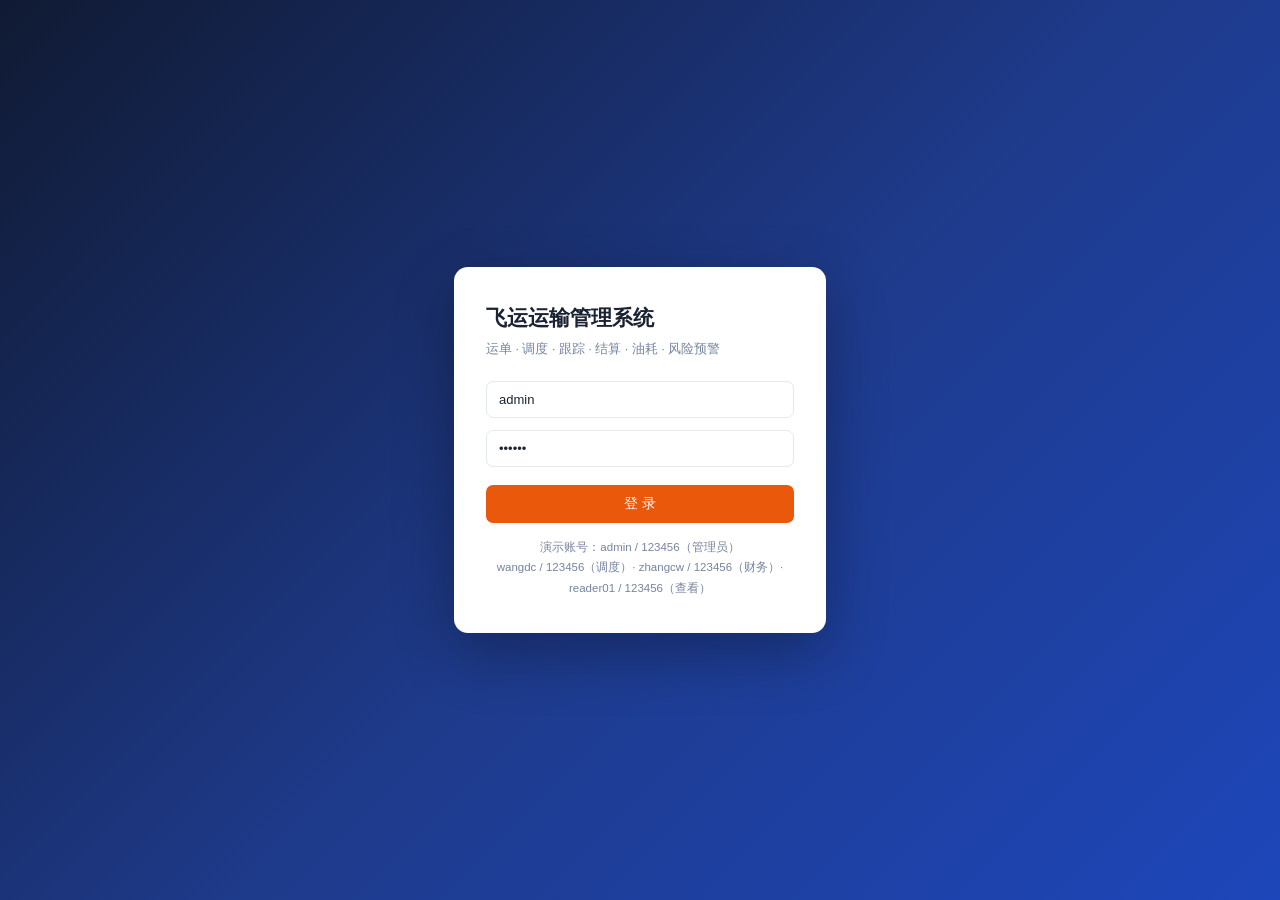
<file: frontend/login.html>
<!DOCTYPE html>
<html lang="zh-CN">
<head>
<meta charset="utf-8">
<meta name="viewport" content="width=device-width, initial-scale=1">
<title>登录 · 飞运运输管理系统</title>
<link rel="icon" href="favicon.svg">
<link rel="stylesheet" href="style.css">
<script>var PREFIX = (function () {
    var p = location.pathname.replace(/\/[^/]*$/, '');
    return (p === '/' || p === '') ? '' : p;
  })();</script>
</head>
<body>
<div class="login-wrap">
  <div class="login-box">
    <h1>飞运运输管理系统</h1>
    <p>运单 · 调度 · 跟踪 · 结算 · 油耗 · 风险预警</p>
    <input id="u" placeholder="用户名" autocomplete="username" value="admin">
    <input id="p" type="password" placeholder="密码" autocomplete="current-password" value="123456">
    <button class="btn" id="go">登 录</button>
    <div class="hint">
      演示账号：admin / 123456（管理员）<br>
      wangdc / 123456（调度）· zhangcw / 123456（财务）· reader01 / 123456（查看）
    </div>
  </div>
</div>
<div id="toast" class="toast hidden"></div>
<div id="modal-mask" class="modal-mask hidden"><div class="modal" id="modal"></div></div>
<script src="app.js"></script>
<script>
(function () {
  function toast(m, err) {
    var t = document.getElementById('toast');
    t.textContent = m;
    t.style.background = err ? '#d03050' : '#1f2733';
    t.classList.remove('hidden');
    clearTimeout(t._tm);
    t._tm = setTimeout(function () { t.classList.add('hidden'); }, 2600);
  }
  function login() {
    var u = document.getElementById('u').value.trim();
    var p = document.getElementById('p').value;
    if (!u || !p) { toast('请输入用户名和密码', true); return; }
    var btn = document.getElementById('go');
    btn.disabled = true; btn.textContent = '登录中…';
    fetch(PREFIX + '/api/login', {
      method: 'POST',
      headers: {'Content-Type': 'application/json'},
      body: JSON.stringify({username: u, password: p})
    }).then(function (r) {
      return r.json().then(function (j) { return {status: r.status, j: j}; });
    }).then(function (res) {
      if (res.status !== 200 || !res.j || res.j.code !== 200) {
        throw new Error((res.j && res.j.message) || '登录失败');
      }
      var d = res.j.data;
      localStorage.setItem('tms_token', d.token);
      localStorage.setItem('tms_user', JSON.stringify(d));
      location.href = 'index.html';
    }).catch(function (e) {
      toast(e.message || '登录失败', true);
      btn.disabled = false; btn.textContent = '登 录';
    });
  }
  document.getElementById('go').onclick = login;
  document.getElementById('p').addEventListener('keydown', function (e) {
    if (e.key === 'Enter') login();
  });
})();
</script>
</body>
</html>
</file>
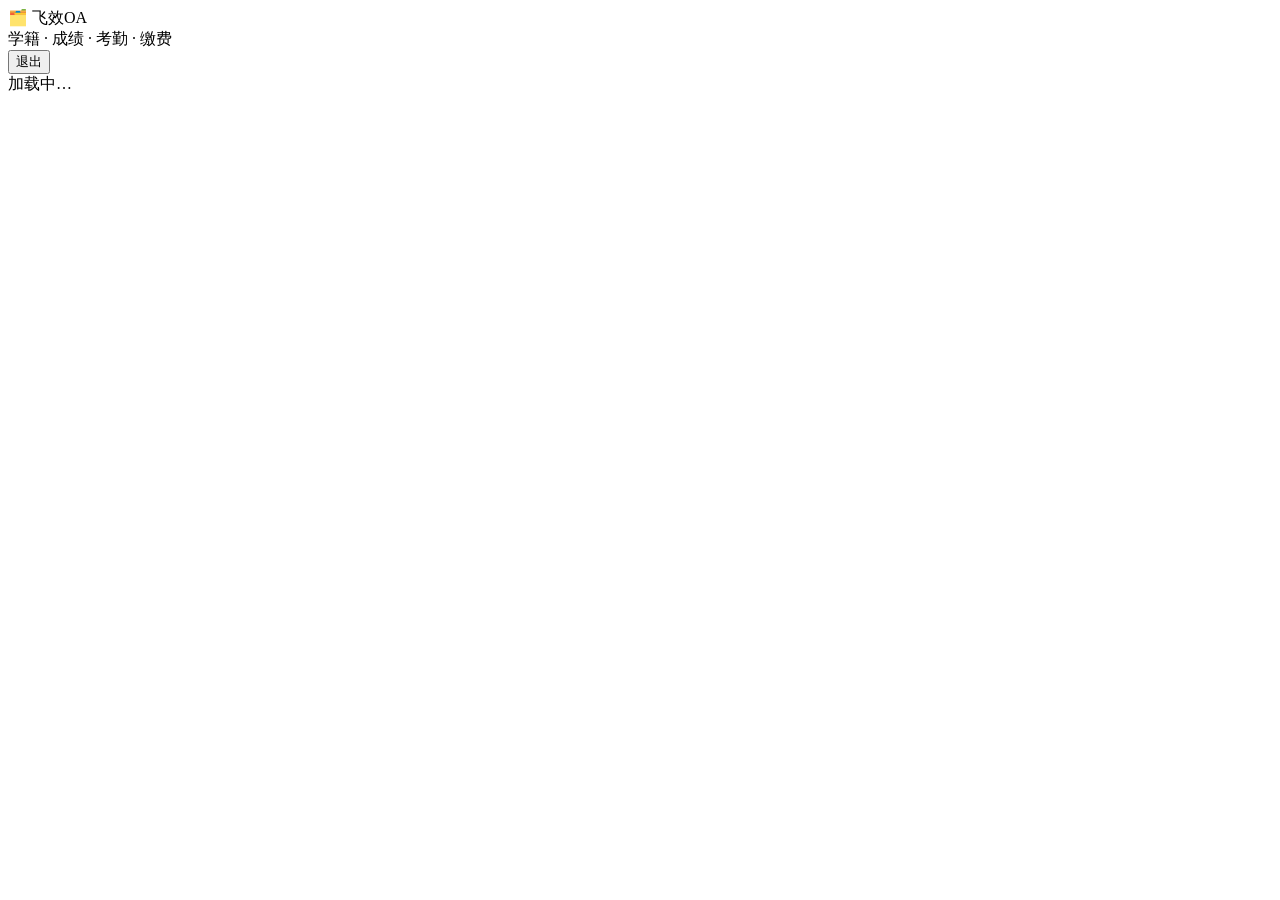
<file: tools/demo_template.html>
<!DOCTYPE html>
<html lang="zh-CN">
<head>
<meta charset="UTF-8" />
<meta name="viewport" content="width=device-width, initial-scale=1.0" />
<title>飞育教育管理系统 · 离线演示</title>
<style>
__STYLE__
</style>
</head>
<body>
  <div id="sidebar">
    <div class="brand">🗂️ 飞效OA</div>
    <div class="brand-sub">学籍 · 成绩 · 考勤 · 缴费</div>
    <nav id="nav"></nav>
    <div class="side-foot">
      <span id="who"></span>
      <button id="btn-logout" class="btn ghost sm">退出</button>
    </div>
  </div>
  <main id="main"><div class="empty">加载中…</div></main>
  <div id="modal-mask" class="modal-mask hidden"><div id="modal" class="modal"></div></div>
  <div id="toast" class="toast hidden"></div>
<script>var PREFIX = '';</script>
<script>
__RUNTIME_JS__
</script>
<script>
__APP_JS__
</script>
<script>
__PAGES_JS__
</script>
<script>boot();</script>
</body>
</html>
</file>
<file: frontend/style.css>
/* 飞育教育管理系统 · 样式 */
:root {
  --pri: #ea580c;
  --pri-d: #16389f;
  --bg: #f4f6fb;
  --card: #fff;
  --line: #e3e8f2;
  --txt: #1a2333;
  --sub: #7684a0;
  --ok: #16a34a;
  --warn: #d99b0b;
  --err: #cf2f4b;
  --side: #101a33;
  --side-2: #1b2b52;
}
* { box-sizing: border-box; }
html, body { margin: 0; padding: 0; }
body {
  font: 14px/1.6 -apple-system, "PingFang SC", "Microsoft YaHei", "Segoe UI", sans-serif;
  color: var(--txt);
  background: var(--bg);
  overflow-x: hidden;
}
a { color: var(--pri); text-decoration: none; }

/* ---------- 侧边栏 ---------- */
#sidebar {
  position: fixed; left: 0; top: 0; bottom: 0; width: 200px;
  background: var(--side); color: #c5cfdf; display: flex; flex-direction: column;
  z-index: 20;
}
.brand {
  padding: 18px 18px 4px; font-size: 18px; font-weight: 700; color: #fff;
  letter-spacing: 1px;
}
.brand-sub { padding: 0 18px 14px; font-size: 11.5px; color: #7d8aa5; }
#nav { flex: 1; overflow-y: auto; padding: 4px 8px; }
#nav a {
  display: flex; align-items: center; gap: 9px; padding: 8px 10px; margin: 1px 0;
  color: #b9c5da; border-radius: 7px; font-size: 13.5px; position: relative;
}
#nav a .ic { width: 18px; text-align: center; font-size: 14px; }
#nav a:hover { background: var(--side-2); color: #fff; }
#nav a.on { background: var(--pri); color: #fff; }
#nav a .badge {
  margin-left: auto; background: var(--err); color: #fff; font-size: 11px;
  min-width: 18px; height: 18px; line-height: 18px; text-align: center;
  border-radius: 9px; padding: 0 5px; font-weight: 600;
}
#nav a.on .badge { background: rgba(255,255,255,.28); }
.side-foot {
  padding: 12px 14px; border-top: 1px solid rgba(255,255,255,.08);
  font-size: 12px; display: flex; align-items: center; gap: 8px; flex-wrap: wrap;
}
.side-foot span { color: #8ba3a6; flex: 1; min-width: 80px; }

/* ---------- 主区 ---------- */
#main {
  margin-left: 200px; padding: 20px 24px 48px; min-height: 100vh;
}
h2.page { font-size: 19px; margin: 0 0 4px; font-weight: 650; }
.page-desc { color: var(--sub); font-size: 12.5px; margin-bottom: 14px; }

/* ---------- 卡片 ---------- */
.card {
  background: var(--card); border: 1px solid var(--line); border-radius: 10px;
  padding: 16px 18px; margin-bottom: 14px;
}
.card h3 {
  margin: 0 0 12px; font-size: 14.5px; font-weight: 650; display: flex;
  align-items: center; gap: 8px;
}
.card h3 .sub { font-weight: 400; font-size: 12px; color: var(--sub); margin-left: auto; }

/* ---------- KPI ---------- */
.kpis { display: flex; gap: 12px; flex-wrap: wrap; margin-bottom: 14px; }
.kpi {
  background: var(--card); border: 1px solid var(--line); border-radius: 10px;
  padding: 14px 18px; min-width: 130px; flex: 1;
}
.kpi b { display: block; font-size: 23px; font-weight: 700; line-height: 1.25; }
.kpi span { font-size: 12.5px; color: var(--sub); }
.kpi.ok b { color: var(--ok); }
.kpi.warn b { color: var(--warn); }
.kpi.err b { color: var(--err); }
.kpi.pri b { color: var(--pri); }

/* ---------- 工具条 ---------- */
.toolbar { display: flex; gap: 8px; flex-wrap: wrap; align-items: center; margin-bottom: 12px; }
.btn {
  border: 0; background: var(--pri); color: #fff; padding: 7px 14px;
  border-radius: 7px; font-size: 13px; cursor: pointer; font-family: inherit;
  transition: background .15s;
}
.btn:hover { background: var(--pri-d); }
.btn:disabled { opacity: .55; cursor: not-allowed; }
.btn.ghost { background: #eaf0f1; color: var(--txt); }
.btn.ghost:hover { background: #dfe8e9; }
.btn.danger { background: var(--err); }
.btn.ok { background: var(--ok); }
.btn.sm { padding: 4px 10px; font-size: 12px; }

input, select, textarea {
  font-family: inherit; font-size: 13px; padding: 7px 10px;
  border: 1px solid var(--line); border-radius: 7px; background: #fff;
  color: var(--txt); outline: none; max-width: 100%;
}
input:focus, select:focus, textarea:focus { border-color: var(--pri); }
textarea { resize: vertical; min-height: 84px; width: 100%; }

/* ---------- 表格 ---------- */
.tw { overflow-x: auto; }
table { width: 100%; border-collapse: collapse; font-size: 13px; }
th, td {
  text-align: left; padding: 9px 10px; border-bottom: 1px solid var(--line);
  white-space: nowrap;
}
th { color: var(--sub); font-weight: 600; font-size: 12.5px; background: #f9fbfb; }
tbody tr:hover { background: #f6faf9; }
tr.click { cursor: pointer; }
td.wrap { white-space: normal; min-width: 180px; }
td.num, th.num { text-align: right; font-variant-numeric: tabular-nums; }

.tag {
  display: inline-block; padding: 1px 8px; border-radius: 10px; font-size: 12px;
  background: #eaf0f1; color: var(--sub);
}
.tag.ok { background: #e6f7ec; color: var(--ok); }
.tag.warn { background: #fff5e0; color: var(--warn); }
.tag.err { background: #fdedf0; color: var(--err); }
.tag.pri { background: #e3f4f2; color: var(--pri); }

.empty { color: var(--sub); text-align: center; padding: 44px 12px; font-size: 13px; }

/* ---------- 表单 ---------- */
.fld { display: block; margin-bottom: 12px; }
.fld > span { display: block; font-size: 12.5px; color: var(--sub); margin-bottom: 5px; }
.fld input, .fld select, .fld textarea { width: 100%; }
.fld i { display: block; font-size: 11.5px; color: var(--sub); font-style: normal; margin-top: 3px; }
.grid2 { display: grid; grid-template-columns: 1fr 1fr; gap: 0 14px; }
.grid3 { display: grid; grid-template-columns: repeat(3, 1fr); gap: 0 14px; }

/* ---------- 进度条 ---------- */
.bar { background: #eaf0f1; border-radius: 5px; height: 9px; overflow: hidden; }
.bar i { display: block; height: 100%; background: var(--pri); border-radius: 5px; }
.bar i.warn { background: var(--warn); }
.bar i.err { background: var(--err); }
.bar i.ok { background: var(--ok); }

/* ---------- 竖向柱状图 ---------- */
.chart { display: flex; align-items: flex-end; gap: 10px; height: 190px; padding: 6px 0 0; }
.chart .col { flex: 1; display: flex; flex-direction: column; justify-content: flex-end;
  align-items: center; gap: 4px; min-width: 0; }
.chart .col .bars { display: flex; gap: 3px; align-items: flex-end; height: 150px; }
.chart .col .bars i { width: 14px; border-radius: 3px 3px 0 0; background: var(--pri);
  display: block; min-height: 2px; }
.chart .col .bars i.b2 { background: #9ecfc9; }
.chart .col .lb { font-size: 11.5px; color: var(--sub); white-space: nowrap; }
.chart .col .vv { font-size: 11px; color: var(--txt); }

/* ---------- 横向条形排行 ---------- */
.rank { display: flex; flex-direction: column; gap: 9px; }
.rank .r { display: flex; align-items: center; gap: 10px; font-size: 12.5px; }
.rank .r .n { width: 128px; overflow: hidden; text-overflow: ellipsis; white-space: nowrap; }
.rank .r .b { flex: 1; }
.rank .r .v { width: 96px; text-align: right; color: var(--sub);
  font-variant-numeric: tabular-nums; }

/* ---------- 时间线 ---------- */
.tl { position: relative; padding-left: 22px; }
.tl:before {
  content: ''; position: absolute; left: 6px; top: 6px; bottom: 6px;
  width: 2px; background: var(--line);
}
.tl-item { position: relative; padding: 0 0 16px; }
.tl-item:before {
  content: ''; position: absolute; left: -20px; top: 5px; width: 10px; height: 10px;
  border-radius: 50%; background: #fff; border: 2px solid var(--pri);
}
.tl-item.pass:before { border-color: var(--ok); }
.tl-item.reject:before { border-color: var(--err); }
.tl-item .t { font-size: 11.5px; color: var(--sub); }
.tl-item .h { font-weight: 600; font-size: 13.5px; margin: 1px 0; }
.tl-item .d { color: var(--sub); font-size: 12.5px; }

/* ---------- 风险卡片 ---------- */
.risk-list { display: flex; flex-direction: column; gap: 10px; }
.risk-item {
  background: var(--card); border: 1px solid var(--line); border-left: 3px solid var(--warn);
  border-radius: 9px; padding: 12px 16px;
}
.risk-item.lv-hi { border-left-color: var(--err); }
.risk-item.lv-mid { border-left-color: var(--warn); }
.risk-item.lv-lo { border-left-color: #9ecfc9; }
.risk-item .h { display: flex; align-items: center; gap: 8px; }
.risk-item .h b { font-size: 13.5px; }
.risk-item .d { color: var(--sub); font-size: 12.5px; margin: 4px 0 0; }

/* ---------- 税率卡 ---------- */
.rate-grid { display: grid; grid-template-columns: repeat(auto-fill, minmax(150px, 1fr)); gap: 10px; }
.rate-card {
  border: 1px solid var(--line); border-radius: 9px; padding: 12px 14px; background: #fff;
}
.rate-card b { display: block; font-size: 20px; color: var(--pri); }
.rate-card span { font-size: 12px; color: var(--sub); }

/* ---------- 弹层 ---------- */
.modal-mask {
  position: fixed; inset: 0; background: rgba(15, 28, 30, .45); z-index: 60;
  display: flex; align-items: flex-start; justify-content: center; padding: 40px 16px;
  overflow-y: auto;
}
.modal {
  background: #fff; border-radius: 12px; padding: 20px 22px; width: 520px;
  max-width: 100%; box-shadow: 0 16px 48px rgba(0,0,0,.22);
}
.modal.wide { width: 800px; }
.modal h3 { margin: 0 0 14px; font-size: 16px; }
.modal .acts { display: flex; gap: 8px; justify-content: flex-end; margin-top: 16px; }
.hidden { display: none !important; }

.toast {
  position: fixed; left: 50%; bottom: 40px; transform: translateX(-50%);
  background: #1a2333; color: #fff; padding: 10px 20px; border-radius: 8px;
  font-size: 13px; z-index: 90; box-shadow: 0 8px 24px rgba(0,0,0,.2);
  max-width: 80vw;
}

/* ---------- 结算卡 ---------- */
.settle {
  background: linear-gradient(135deg, #1d4ed8, #3b82f6); color: #fff;
  border-radius: 10px; padding: 16px 20px; margin-bottom: 14px;
}
.settle .row { display: flex; gap: 26px; flex-wrap: wrap; }
.settle .row > div b { display: block; font-size: 21px; font-weight: 700; }
.settle .row > div span { font-size: 12px; opacity: .82; }
.settle .note { margin-top: 10px; font-size: 12px; opacity: .85; }

/* ---------- 登录页 ---------- */
.login-wrap {
  min-height: 100vh; display: flex; align-items: center; justify-content: center;
  background: linear-gradient(135deg, #101a33 0%, #1e3a8a 52%, #1d4ed8 130%);
  padding: 20px;
}
.login-box {
  background: #fff; border-radius: 14px; padding: 34px 32px; width: 372px;
  max-width: 100%; box-shadow: 0 20px 60px rgba(0,0,0,.3);
}
.login-box h1 { font-size: 21px; margin: 0 0 4px; }
.login-box p { color: var(--sub); font-size: 12.5px; margin: 0 0 22px; }
.login-box input { width: 100%; margin-bottom: 12px; padding: 10px 12px; }
.login-box .btn { width: 100%; padding: 10px; font-size: 14px; margin-top: 6px; }
.hint { font-size: 11.5px; color: var(--sub); text-align: center; margin-top: 14px;
  line-height: 1.8; }

/* ---------- 移动端 ---------- */
@media (max-width: 820px) {
  #sidebar {
    position: static; width: auto; flex-direction: row; align-items: center;
    overflow-x: auto; padding: 0 8px;
  }
  .brand { padding: 10px 8px; font-size: 15px; white-space: nowrap; }
  .brand-sub { display: none; }
  #nav { display: flex; padding: 6px 0; flex: 1; }
  #nav a { white-space: nowrap; padding: 6px 10px; }
  #nav a .ic { display: none; }
  .side-foot { border: 0; padding: 6px; }
  .side-foot span { display: none; }
  #main { margin-left: 0; padding: 14px 12px 40px; }
  .grid2, .grid3 { grid-template-columns: 1fr; }
  .kpi b { font-size: 20px; }
  .chart { height: 160px; }
  .chart .col .bars { height: 120px; }
}

/* ---------- 飞育扩展 ---------- */
.sub-cell { font-size: 12px; color: var(--sub); max-width: 280px; white-space: normal; }
.rowitem { padding: 8px 4px; border-bottom: 1px dashed var(--line); display: flex; flex-wrap: wrap; align-items: baseline; gap: 8px; }
.rowitem.hot b { color: var(--err); }
.rowitem i { margin-left: auto; font-style: normal; font-size: 11.5px; color: var(--sub); }
.rowitem p { width: 100%; margin: 2px 0 0; font-size: 12.5px; color: var(--sub); }
table.week th { text-align: center; padding: 6px 4px; font-size: 12.5px; }
table.week td { border: 1px solid var(--line); padding: 3px; vertical-align: top; height: 46px; }
.slot b { display: block; font-size: 12px; color: var(--pri); }
.slot i { font-style: normal; font-size: 11px; color: var(--sub); }
.card.hot { border-color: #f3c1cb; background: #fff7f8; }
select, input[type=number] { margin-left: 6px; }
</file>
